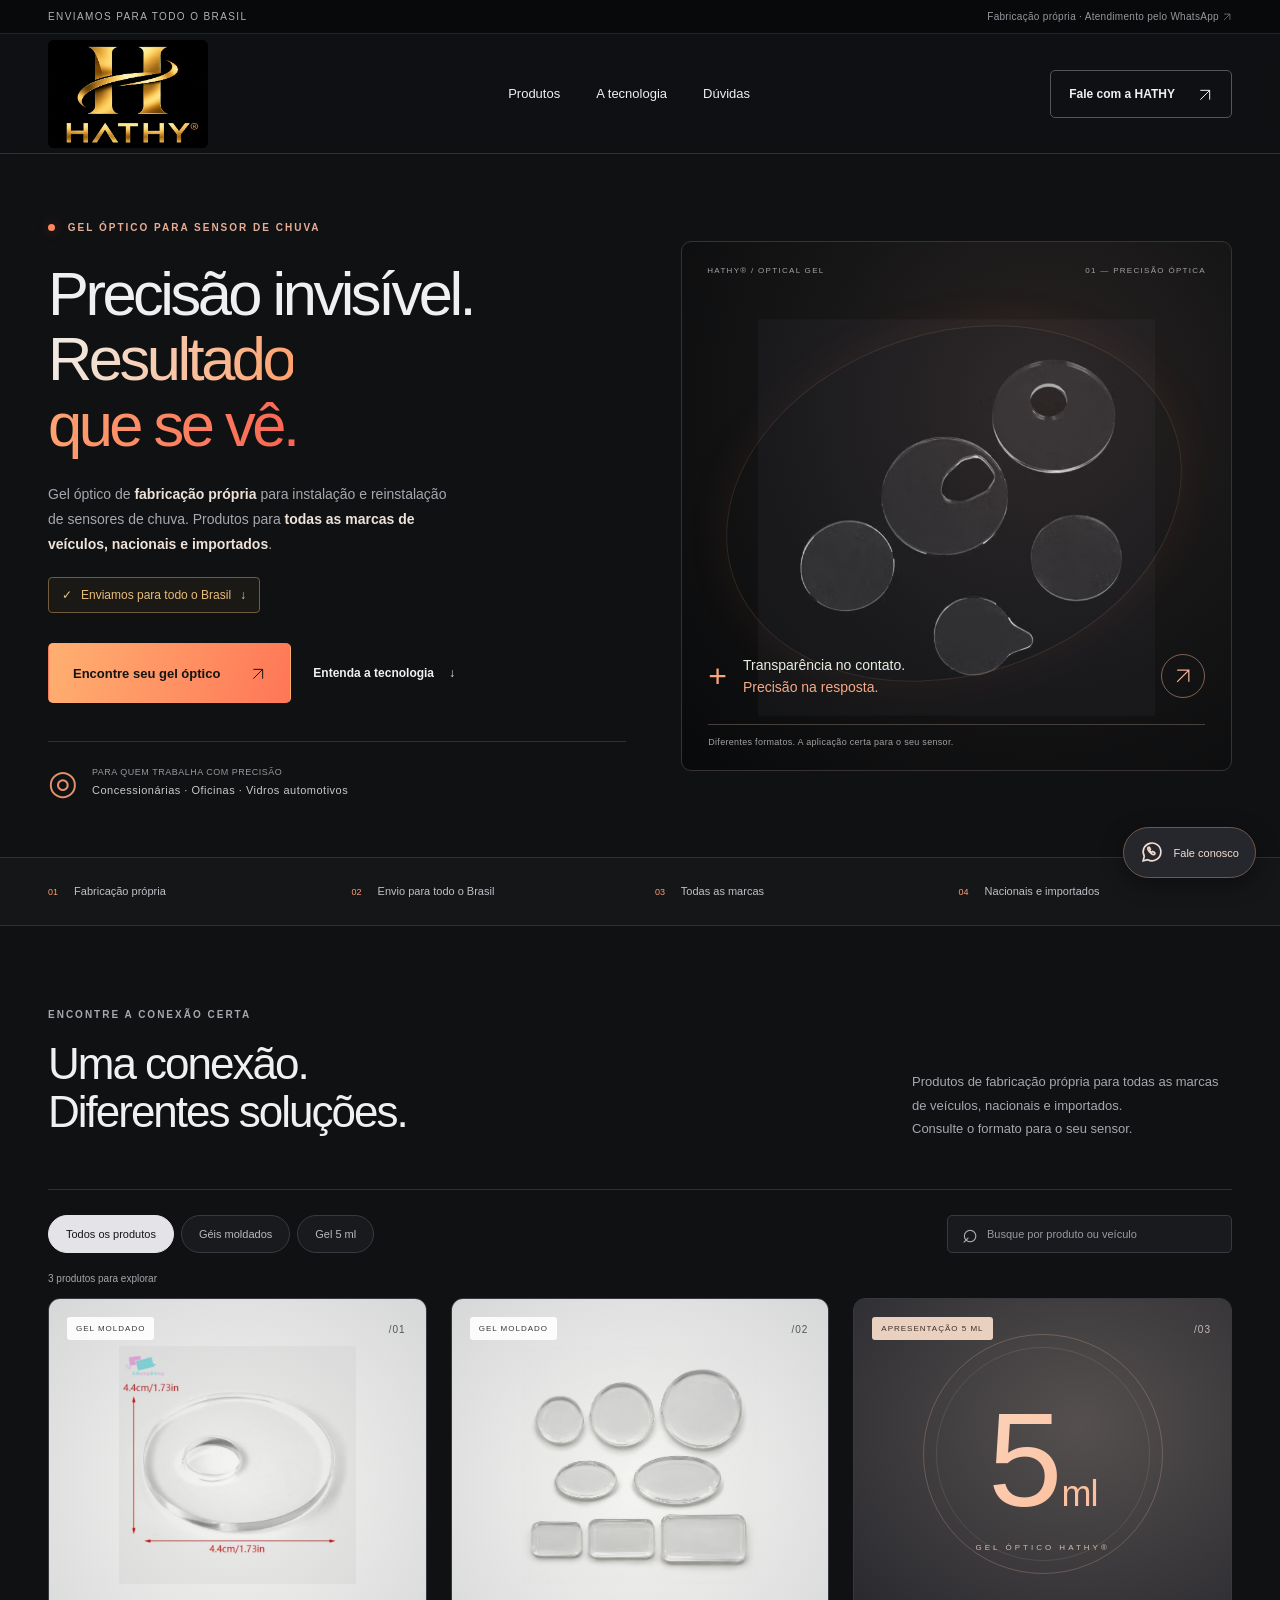
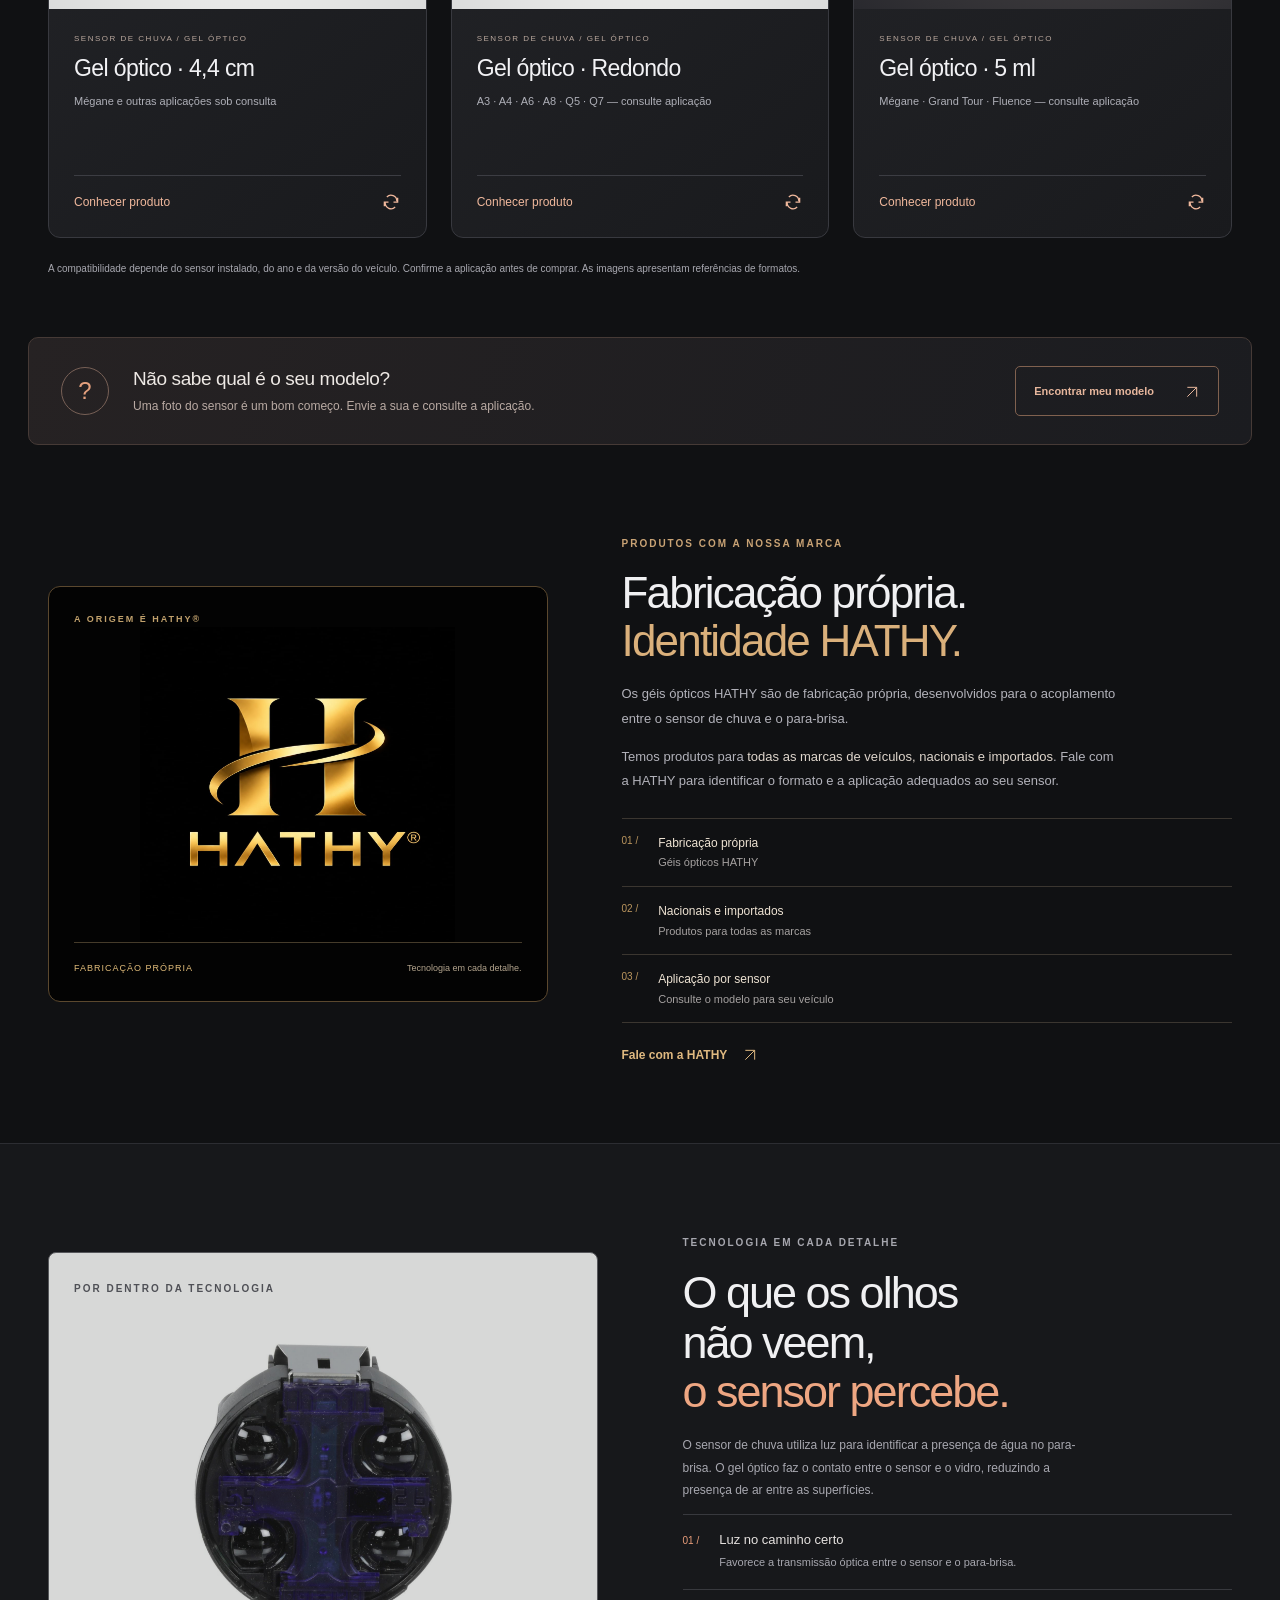
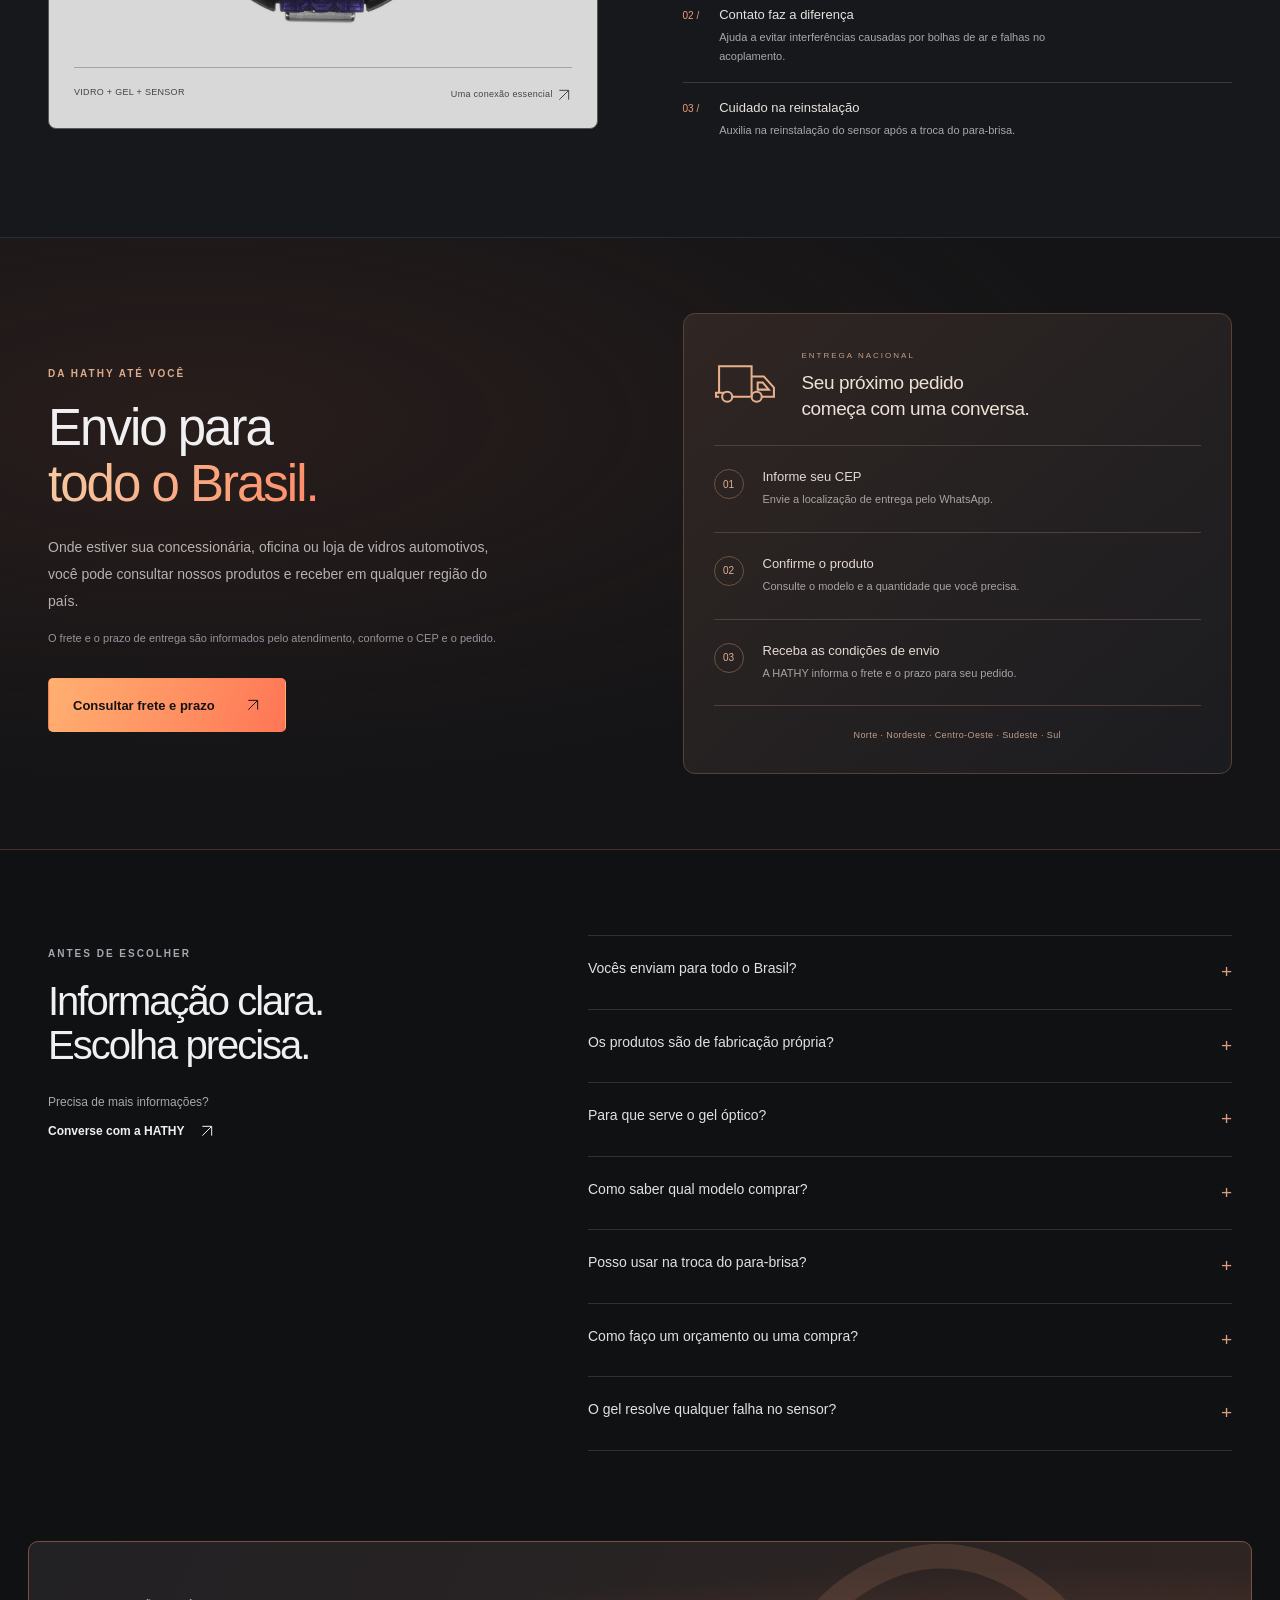
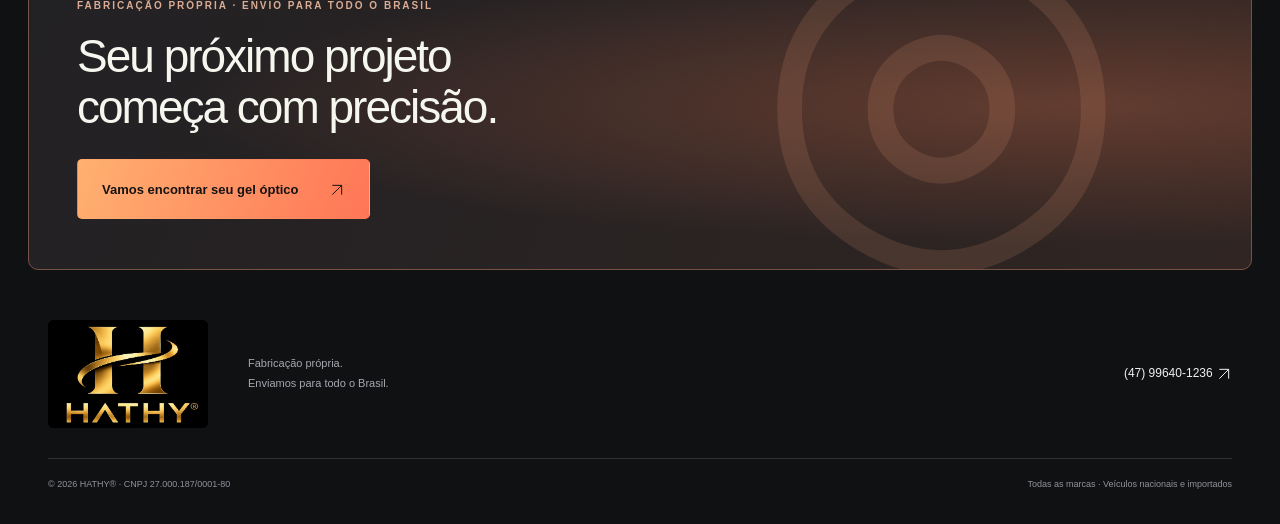
<file: index.html>
<!doctype html>
<html lang="pt-BR">
<head>
  <meta charset="utf-8">
  <meta name="viewport" content="width=device-width, initial-scale=1">
  <title>HATHY® — Catálogo de produtos automotivos</title>
  <meta name="robots" content="noindex">
  <meta http-equiv="refresh" content="0; url=./public_html/">
  <script>
    const destination = new URL('./public_html/', window.location.href);
    destination.search = window.location.search;
    destination.hash = window.location.hash;
    window.location.replace(destination.href);
  </script>
  <style>
    body { margin:0; min-height:100vh; display:grid; place-items:center; background:#101113; color:#f0f0f2; font:16px Arial,sans-serif; }
    main { padding:32px; text-align:center; }
    h1 { letter-spacing:-2px; font-size:42px; }
    a { color:#ffad81; }
  </style>
</head>
<body><main><h1>HATHY®</h1><p>Abrindo o catálogo de produtos.</p><a href="./public_html/">Acessar catálogo</a></main></body>
</html>
</file>
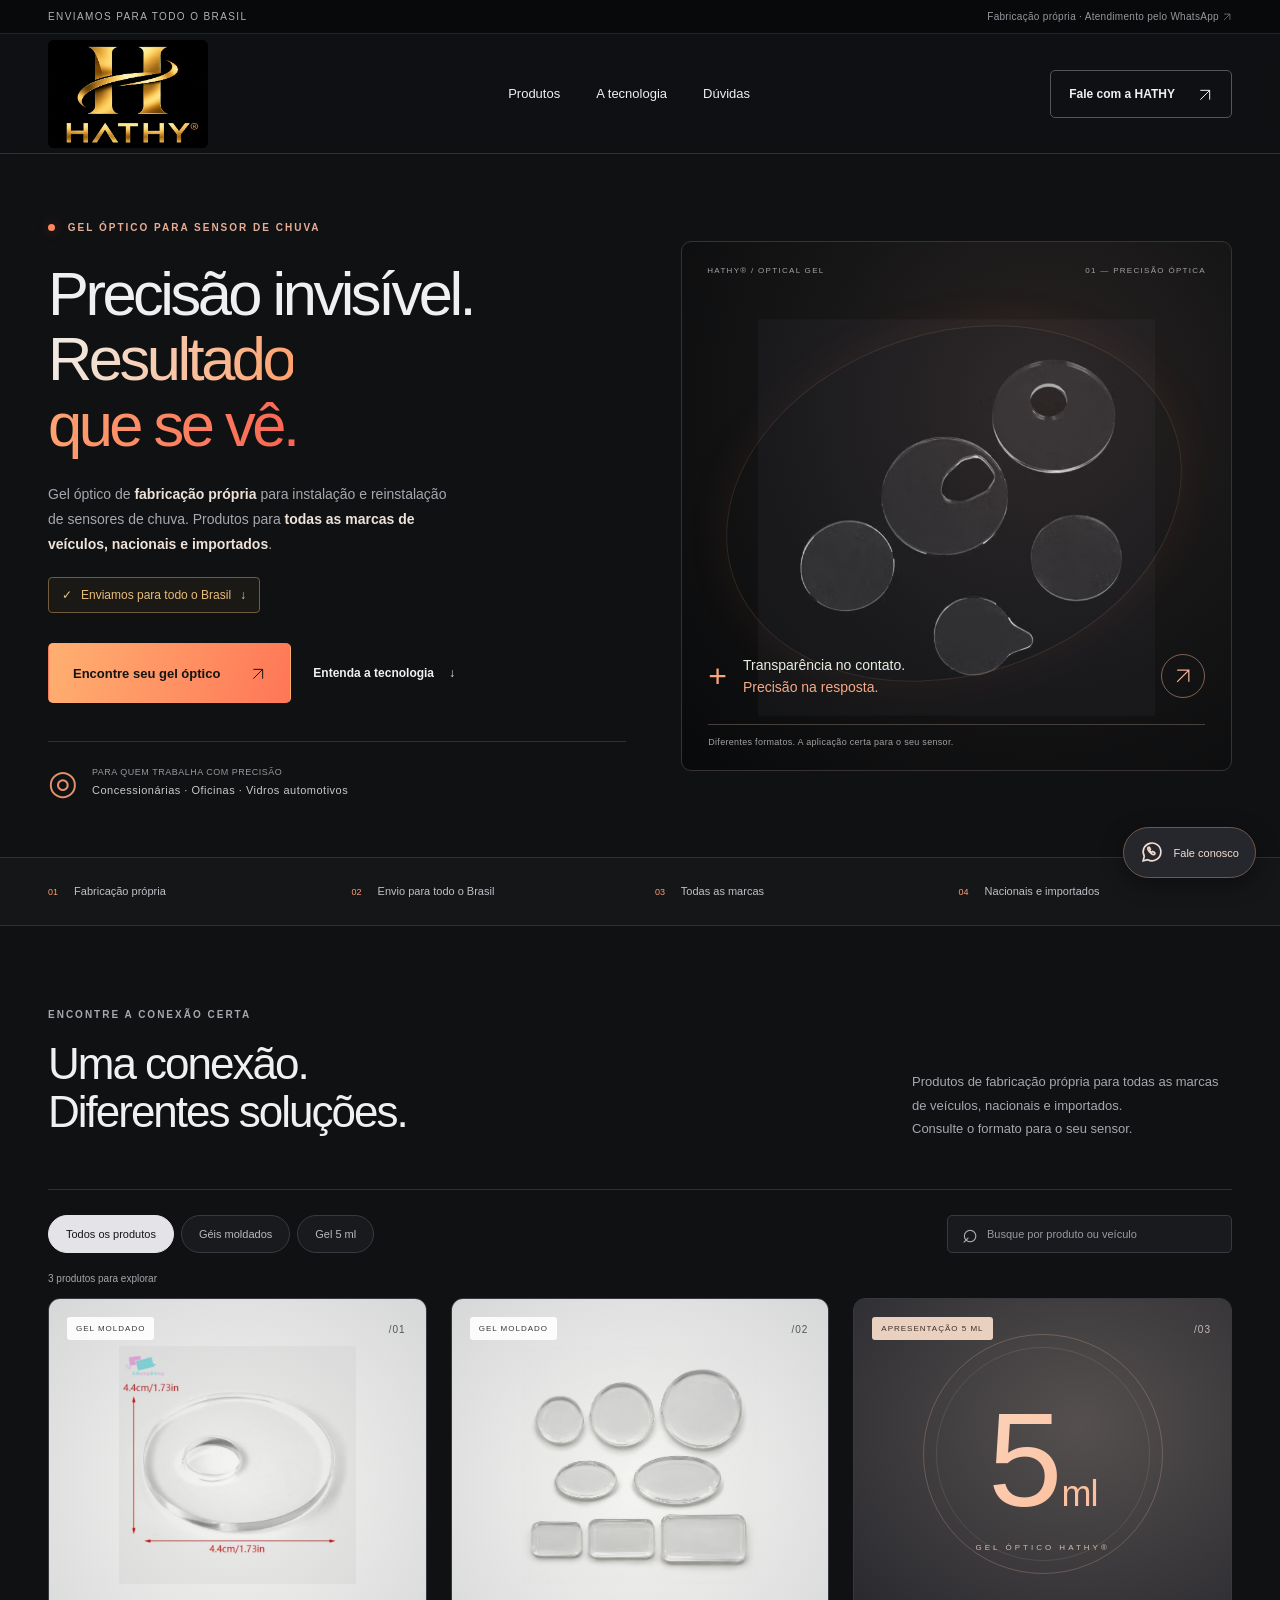
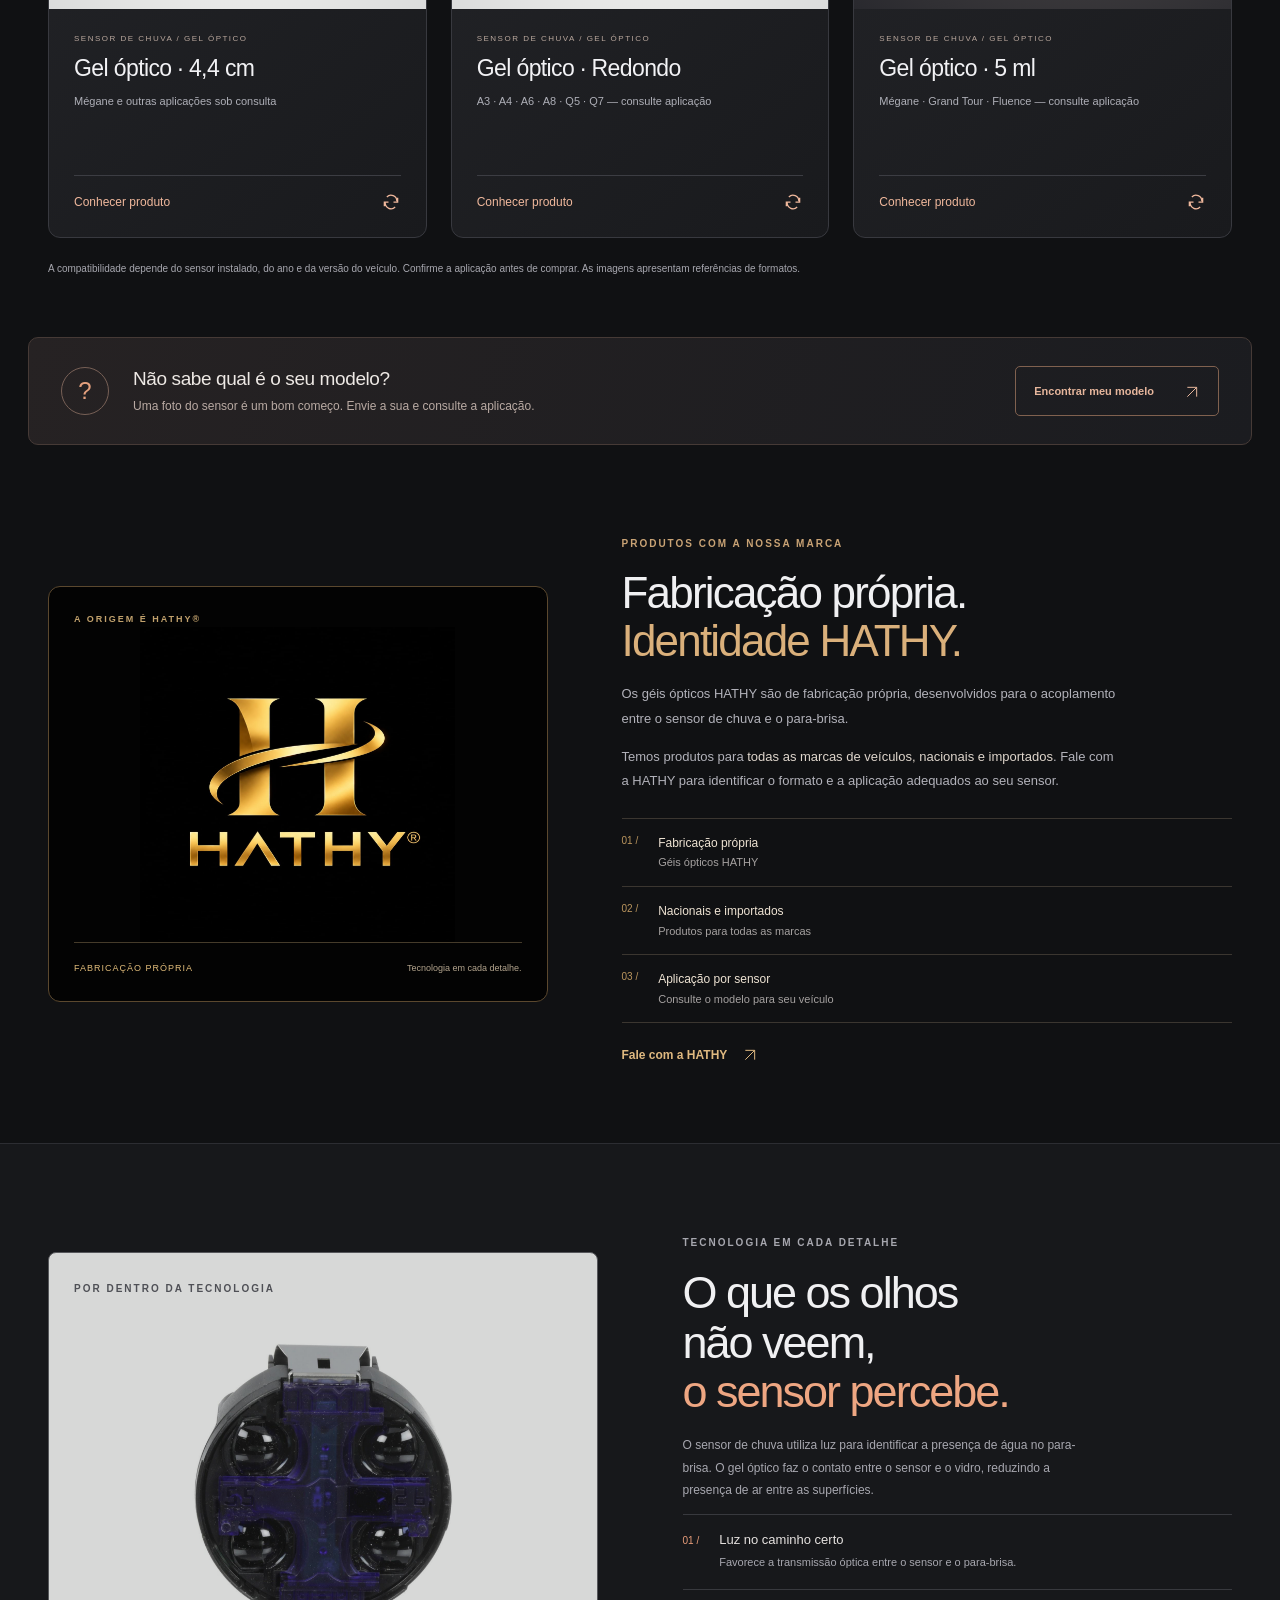
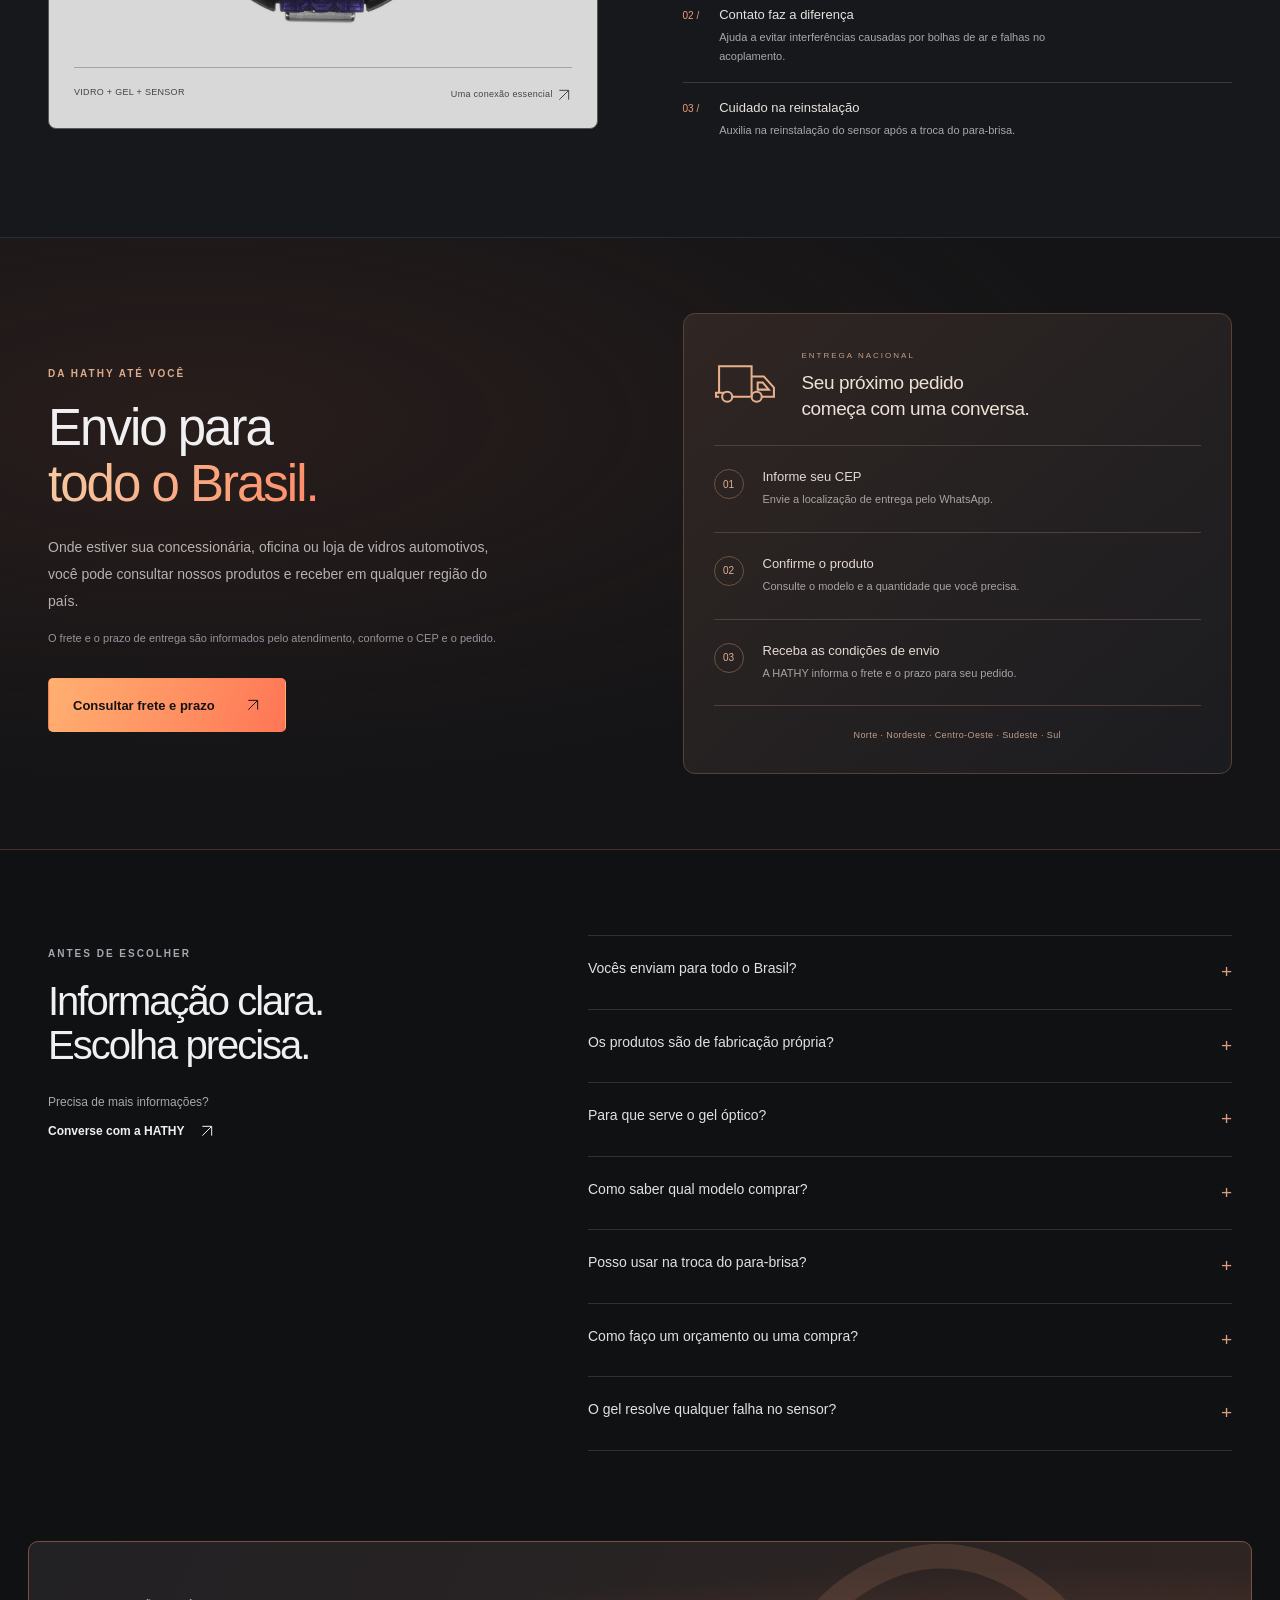
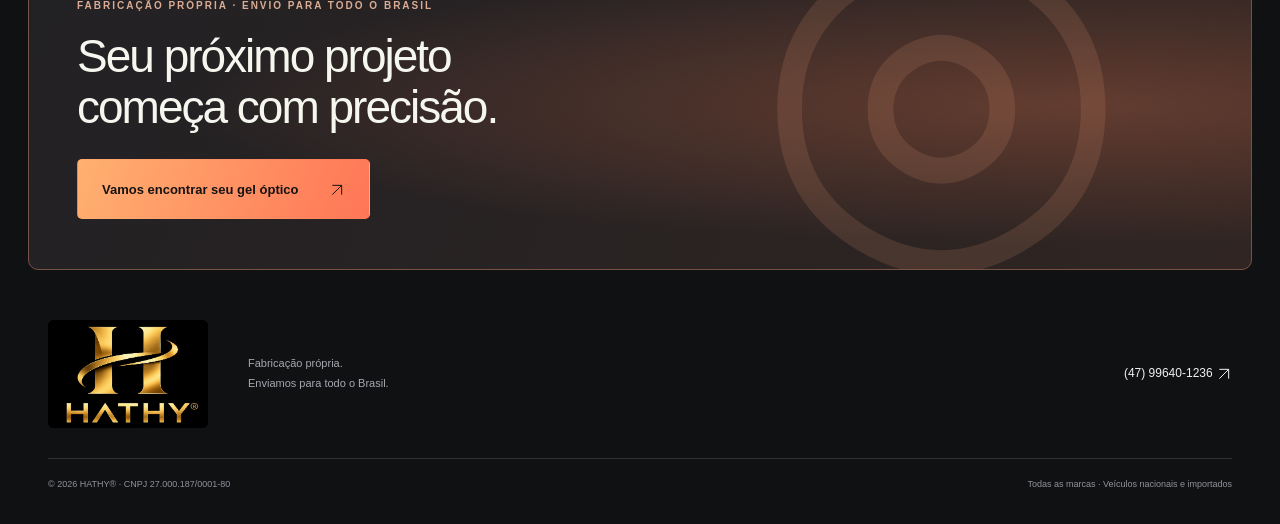
<file: public_html/index.html>
<!doctype html>
<html lang="pt-BR">
<head>
<meta charset="UTF-8"><meta name="viewport" content="width=device-width,initial-scale=1">
<title>HATHY® — Gel óptico para sensor de chuva</title>
<meta name="description" content="Gel óptico HATHY de fabricação própria. Produtos para todas as marcas de veículos, nacionais e importados. Enviamos para todo o Brasil. Consulte o modelo para seu sensor.">
<meta name="theme-color" content="#111214"><meta property="og:title" content="HATHY® — Tecnologia em cada detalhe"><meta property="og:description" content="Fabricação própria de gel óptico para veículos nacionais e importados. Enviamos para todo o Brasil. Consulte a aplicação pelo WhatsApp."><meta property="og:type" content="website">
<link rel="icon" href="assets/hathy-logo.jpg" type="image/jpeg"><link rel="stylesheet" href="styles.css"><script src="app.js" defer></script>
</head>
<body>
<div class="topbar">ENVIAMOS PARA TODO O BRASIL <span>Fabricação própria · Atendimento pelo WhatsApp <span aria-hidden="true"><svg class="arrow" viewBox="0 0 24 24" fill="none" stroke="currentColor" stroke-width="1.5" aria-hidden="true"><path d="M5 19 19 5M5 5h14v14"/></svg></span></span></div>
<header class="header"><a class="logo" href="#inicio" aria-label="Hathy início"><img class="brand-logo" src="assets/hathy-logo.jpg" alt="HATHY® — logotipo dourado" width="1254" height="1254"></a><nav aria-label="Navegação principal"><a href="#produtos">Produtos</a><a href="#tecnologia">A tecnologia</a><a href="#duvidas">Dúvidas</a></nav><a class="button small header-contact" data-whatsapp href="https://wa.me/5547996401236" target="_blank" rel="noopener noreferrer">Fale com a HATHY <span><svg class="arrow" viewBox="0 0 24 24" fill="none" stroke="currentColor" stroke-width="1.5" aria-hidden="true"><path d="M5 19 19 5M5 5h14v14"/></svg></span></a></header>
<main>
<section id="inicio" class="hero section-wrap">
<div class="hero-copy"><p class="eyebrow"><span class="status-dot"></span> GEL ÓPTICO PARA SENSOR DE CHUVA</p><h1>Precisão invisível.<br><span>Resultado<br>que se vê.</span></h1><p class="lead">Gel óptico de <strong>fabricação própria</strong> para instalação e reinstalação de sensores de chuva. Produtos para <strong>todas as marcas de veículos, nacionais e importados</strong>.</p><a class="shipping-highlight" href="#envio-brasil"><span aria-hidden="true">✓</span> Enviamos para todo o Brasil <span aria-hidden="true">↓</span></a><div class="hero-actions"><a class="button" href="#produtos">Encontre seu gel óptico <span><svg class="arrow" viewBox="0 0 24 24" fill="none" stroke="currentColor" stroke-width="1.5" aria-hidden="true"><path d="M5 19 19 5M5 5h14v14"/></svg></span></a><a class="text-link" href="#tecnologia">Entenda a tecnologia <span>↓</span></a></div><div class="hero-foot"><span class="line-icon">◎</span><p>PARA QUEM TRABALHA COM PRECISÃO<br><strong>Concessionárias · Oficinas · Vidros automotivos</strong></p></div></div>
<div class="hero-visual"><div class="visual-top"><span>HATHY® / OPTICAL GEL</span><span>01 — PRECISÃO ÓPTICA</span></div><img src="assets/hero-gel.jpg" alt="Géis ópticos transparentes em diferentes formatos" width="1280" height="1398" fetchpriority="high"><div class="visual-ring"></div><div class="visual-caption"><span class="cross">+</span><p>Transparência no contato.<br><strong>Precisão na resposta.</strong></p><a href="#produtos" class="circle-link" aria-label="Explorar produtos"><svg class="arrow" viewBox="0 0 24 24" fill="none" stroke="currentColor" stroke-width="1.5" aria-hidden="true"><path d="M5 19 19 5M5 5h14v14"/></svg></a></div><div class="photo-note">Diferentes formatos. A aplicação certa para o seu sensor.</div></div>
</section>
<div class="benefit-strip"><div><a href="#fabricacao-propria"><span>01</span> Fabricação própria</a></div><div><a href="#envio-brasil"><span>02</span> Envio para todo o Brasil</a></div><div><span>03</span> Todas as marcas</div><div><span>04</span> Nacionais e importados</div></div>
<section class="catalog section-wrap" id="produtos"><div class="section-heading"><div><p class="eyebrow">ENCONTRE A CONEXÃO CERTA</p><h2>Uma conexão.<br>Diferentes soluções.</h2></div><p>Produtos de fabricação própria para todas as marcas de veículos, nacionais e importados.<br>Consulte o formato para o seu sensor.</p></div>
<div class="catalog-toolbar"><div class="filters" role="group" aria-label="Filtrar produtos"><button class="filter active" data-filter="all" aria-pressed="true">Todos os produtos</button><button class="filter" data-filter="pad" aria-pressed="false">Géis moldados</button><button class="filter" data-filter="liquid" aria-pressed="false">Gel 5 ml</button></div><label class="search"><span aria-hidden="true">⌕</span><input id="search" type="search" placeholder="Busque por produto ou veículo" aria-label="Buscar por produto ou veículo"></label></div>
<p class="results-count" id="result-count" aria-live="polite">3 produtos para explorar</p>
<div id="product-grid" class="product-grid"><article class="product-card" data-id="gel44"><div class="flip-inner"><div class="card-front"><button class="product-picture " data-flip="gel44" aria-label="Girar card: Gel óptico · 4,4 cm" aria-expanded="false" aria-controls="back-gel44"><span class="product-label">GEL MOLDADO</span><span class="product-number">/01</span><img src="assets/gel-44.jpg" alt="Gel óptico circular com abertura; dimensão indicada de 4,4 cm." width="1254" height="1254" loading="lazy"></button><div class="product-info"><p class="product-category">SENSOR DE CHUVA / GEL ÓPTICO</p><h3>Gel óptico · 4,4 cm</h3><p class="application">Mégane e outras aplicações sob consulta</p><button class="flip-trigger" data-flip="gel44" aria-label="Conhecer Gel óptico · 4,4 cm" aria-expanded="false" aria-controls="back-gel44">Conhecer produto <svg class="arrow" viewBox="0 0 24 24" fill="none" stroke="currentColor" stroke-width="1.5" aria-hidden="true"><path d="M20 7v5h-5M4 17v-5h5M19 11a7 7 0 0 0-12-5M5 13a7 7 0 0 0 12 5"/></svg></button></div></div><div class="card-back" id="back-gel44" aria-hidden="true" inert><div class="back-top"><span>GEL MOLDADO</span><button class="flip-return" data-unflip="gel44" aria-label="Voltar à foto de Gel óptico · 4,4 cm"><svg class="arrow" viewBox="0 0 24 24" fill="none" stroke="currentColor" stroke-width="1.5" aria-hidden="true"><path d="M20 7v5h-5M4 17v-5h5M19 11a7 7 0 0 0-12-5M5 13a7 7 0 0 0 12 5"/></svg> Voltar</button></div><p class="eyebrow">TECNOLOGIA HATHY®</p><h3>Gel óptico · 4,4 cm</h3><p class="back-description">Acoplamento óptico entre o sensor de chuva e o para-brisa, para instalação e reinstalação.</p><ul><li>Formato circular com abertura</li><li>Medida de referência: 4,4 cm</li><li>Preço e disponibilidade sob consulta</li></ul><p class="back-application">Mégane e outras aplicações sob consulta. Confirme ano, versão e sensor antes da compra.</p><div class="back-actions"><button data-details="gel44" class="details-link">Ver detalhes e fotos <svg class="arrow" viewBox="0 0 24 24" fill="none" stroke="currentColor" stroke-width="1.5" aria-hidden="true"><path d="M5 19 19 5M5 5h14v14"/></svg></button><a class="button product-cta" data-product-wa="gel44" href="https://wa.me/5547996401236" target="_blank" rel="noopener noreferrer">Solicitar orçamento <svg class="arrow" viewBox="0 0 24 24" fill="none" stroke="currentColor" stroke-width="1.5" aria-hidden="true"><path d="M5 19 19 5M5 5h14v14"/></svg></a></div></div></div></article><article class="product-card" data-id="redondo"><div class="flip-inner"><div class="card-front"><button class="product-picture " data-flip="redondo" aria-label="Girar card: Gel óptico · Redondo" aria-expanded="false" aria-controls="back-redondo"><span class="product-label">GEL MOLDADO</span><span class="product-number">/02</span><img src="assets/formatos.jpg" alt="Referência de formatos de gel óptico. Confirme o modelo redondo do seu sensor." width="1254" height="1254" loading="lazy"></button><div class="product-info"><p class="product-category">SENSOR DE CHUVA / GEL ÓPTICO</p><h3>Gel óptico · Redondo</h3><p class="application">A3 · A4 · A6 · A8 · Q5 · Q7 — consulte aplicação</p><button class="flip-trigger" data-flip="redondo" aria-label="Conhecer Gel óptico · Redondo" aria-expanded="false" aria-controls="back-redondo">Conhecer produto <svg class="arrow" viewBox="0 0 24 24" fill="none" stroke="currentColor" stroke-width="1.5" aria-hidden="true"><path d="M20 7v5h-5M4 17v-5h5M19 11a7 7 0 0 0-12-5M5 13a7 7 0 0 0 12 5"/></svg></button></div></div><div class="card-back" id="back-redondo" aria-hidden="true" inert><div class="back-top"><span>GEL MOLDADO</span><button class="flip-return" data-unflip="redondo" aria-label="Voltar à foto de Gel óptico · Redondo"><svg class="arrow" viewBox="0 0 24 24" fill="none" stroke="currentColor" stroke-width="1.5" aria-hidden="true"><path d="M20 7v5h-5M4 17v-5h5M19 11a7 7 0 0 0-12-5M5 13a7 7 0 0 0 12 5"/></svg> Voltar</button></div><p class="eyebrow">TECNOLOGIA HATHY®</p><h3>Gel óptico · Redondo</h3><p class="back-description">Acoplamento óptico entre o sensor de chuva e o para-brisa, para instalação e reinstalação.</p><ul><li>Diferentes medidas de referência</li><li>Formato e sensor a confirmar</li><li>Preço e disponibilidade sob consulta</li></ul><p class="back-application">A3 · A4 · A6 · A8 · Q5 · Q7 — consulte aplicação. Confirme ano, versão e sensor antes da compra.</p><div class="back-actions"><button data-details="redondo" class="details-link">Ver detalhes e fotos <svg class="arrow" viewBox="0 0 24 24" fill="none" stroke="currentColor" stroke-width="1.5" aria-hidden="true"><path d="M5 19 19 5M5 5h14v14"/></svg></button><a class="button product-cta" data-product-wa="redondo" href="https://wa.me/5547996401236" target="_blank" rel="noopener noreferrer">Solicitar orçamento <svg class="arrow" viewBox="0 0 24 24" fill="none" stroke="currentColor" stroke-width="1.5" aria-hidden="true"><path d="M5 19 19 5M5 5h14v14"/></svg></a></div></div></div></article><article class="product-card" data-id="gel5"><div class="flip-inner"><div class="card-front"><button class="product-picture volume-art" data-flip="gel5" aria-label="Girar card: Gel óptico · 5 ml" aria-expanded="false" aria-controls="back-gel5"><span class="product-label">APRESENTAÇÃO 5 ML</span><span class="product-number">/03</span><div class="volume-orbit"></div><div class="volume-type">5<span>ml</span></div><span class="volume-caption">GEL ÓPTICO HATHY®</span></button><div class="product-info"><p class="product-category">SENSOR DE CHUVA / GEL ÓPTICO</p><h3>Gel óptico · 5 ml</h3><p class="application">Mégane · Grand Tour · Fluence — consulte aplicação</p><button class="flip-trigger" data-flip="gel5" aria-label="Conhecer Gel óptico · 5 ml" aria-expanded="false" aria-controls="back-gel5">Conhecer produto <svg class="arrow" viewBox="0 0 24 24" fill="none" stroke="currentColor" stroke-width="1.5" aria-hidden="true"><path d="M20 7v5h-5M4 17v-5h5M19 11a7 7 0 0 0-12-5M5 13a7 7 0 0 0 12 5"/></svg></button></div></div><div class="card-back" id="back-gel5" aria-hidden="true" inert><div class="back-top"><span>APRESENTAÇÃO 5 ML</span><button class="flip-return" data-unflip="gel5" aria-label="Voltar à foto de Gel óptico · 5 ml"><svg class="arrow" viewBox="0 0 24 24" fill="none" stroke="currentColor" stroke-width="1.5" aria-hidden="true"><path d="M20 7v5h-5M4 17v-5h5M19 11a7 7 0 0 0-12-5M5 13a7 7 0 0 0 12 5"/></svg> Voltar</button></div><p class="eyebrow">TECNOLOGIA HATHY®</p><h3>Gel óptico · 5 ml</h3><p class="back-description">Acoplamento óptico entre o sensor de chuva e o para-brisa, para instalação e reinstalação.</p><ul><li>Apresentação de 5 ml</li><li>Orientações de uso sob consulta</li><li>Preço e disponibilidade sob consulta</li></ul><p class="back-application">Mégane · Grand Tour · Fluence — consulte aplicação. Confirme ano, versão e sensor antes da compra.</p><div class="back-actions"><button data-details="gel5" class="details-link">Ver detalhes  <svg class="arrow" viewBox="0 0 24 24" fill="none" stroke="currentColor" stroke-width="1.5" aria-hidden="true"><path d="M5 19 19 5M5 5h14v14"/></svg></button><a class="button product-cta" data-product-wa="gel5" href="https://wa.me/5547996401236" target="_blank" rel="noopener noreferrer">Solicitar orçamento <svg class="arrow" viewBox="0 0 24 24" fill="none" stroke="currentColor" stroke-width="1.5" aria-hidden="true"><path d="M5 19 19 5M5 5h14v14"/></svg></a></div></div></div></article></div><div id="empty-state" class="empty-state" hidden><h3>Não encontrou seu modelo?</h3><p>Tente outra busca ou envie uma foto do sensor para a HATHY.</p><button id="clear-search" class="button secondary">Limpar busca</button><a data-whatsapp class="text-link" href="https://wa.me/5547996401236" target="_blank" rel="noopener noreferrer">Consultar pelo WhatsApp <svg class="arrow" viewBox="0 0 24 24" fill="none" stroke="currentColor" stroke-width="1.5" aria-hidden="true"><path d="M5 19 19 5M5 5h14v14"/></svg></a></div><p class="catalog-note">A compatibilidade depende do sensor instalado, do ano e da versão do veículo. Confirme a aplicação antes de comprar. As imagens apresentam referências de formatos.</p>
</section>
<section class="help-banner section-wrap"><div class="help-symbol" aria-hidden="true">?</div><div><h3>Não sabe qual é o seu modelo?</h3><p>Uma foto do sensor é um bom começo. Envie a sua e consulte a aplicação.</p></div><a class="button" data-help href="https://wa.me/5547996401236" target="_blank" rel="noopener noreferrer">Encontrar meu modelo <span><svg class="arrow" viewBox="0 0 24 24" fill="none" stroke="currentColor" stroke-width="1.5" aria-hidden="true"><path d="M5 19 19 5M5 5h14v14"/></svg></span></a></section>

<section class="manufacturing section-wrap" id="fabricacao-propria" aria-labelledby="manufacturing-title">
  <div class="manufacturing-identity">
    <p class="eyebrow">A ORIGEM É HATHY®</p>
    <img src="assets/hathy-logo.jpg" alt="Marca HATHY, fabricante de gel óptico para sensores de chuva" width="1254" height="1254" loading="lazy">
    <div class="manufacturing-signature"><span>FABRICAÇÃO PRÓPRIA</span><span>Tecnologia em cada detalhe.</span></div>
  </div>
  <div class="manufacturing-copy">
    <p class="eyebrow">PRODUTOS COM A NOSSA MARCA</p>
    <h2 id="manufacturing-title">Fabricação própria.<br><span>Identidade HATHY.</span></h2>
    <p>Os géis ópticos HATHY são de fabricação própria, desenvolvidos para o acoplamento entre o sensor de chuva e o para-brisa.</p>
    <p>Temos produtos para <strong>todas as marcas de veículos, nacionais e importados</strong>. Fale com a HATHY para identificar o formato e a aplicação adequados ao seu sensor.</p>
    <div class="manufacturing-facts"><div><span>01 /</span><p>Fabricação própria<strong>Géis ópticos HATHY</strong></p></div><div><span>02 /</span><p>Nacionais e importados<strong>Produtos para todas as marcas</strong></p></div><div><span>03 /</span><p>Aplicação por sensor<strong>Consulte o modelo para seu veículo</strong></p></div></div>
    <a class="text-link manufacturer-contact" href="https://wa.me/5547996401236?text=Ol%C3%A1%21%20Conheci%20os%20produtos%20de%20fabrica%C3%A7%C3%A3o%20pr%C3%B3pria%20da%20HATHY%20e%20gostaria%20de%20consultar%20o%20gel%20%C3%B3ptico%20adequado%20para%20o%20meu%20sensor.%20Meu%20ve%C3%ADculo%20%C3%A9%3A%20" target="_blank" rel="noopener noreferrer">Fale com a HATHY <svg class="arrow" viewBox="0 0 24 24" fill="none" stroke="currentColor" stroke-width="1.5" aria-hidden="true"><path d="M5 19 19 5M5 5h14v14"/></svg></a>
  </div>
</section>
<section class="technology" id="tecnologia"><div class="section-wrap tech-layout"><div class="tech-image"><span class="eyebrow">POR DENTRO DA TECNOLOGIA</span><img src="assets/sensor.jpg" alt="Vista de um sensor de chuva automotivo" width="1200" height="1200" loading="lazy"><div class="tech-image-foot"><span>VIDRO + GEL + SENSOR</span><span>Uma conexão essencial <svg class="arrow" viewBox="0 0 24 24" fill="none" stroke="currentColor" stroke-width="1.5" aria-hidden="true"><path d="M5 19 19 5M5 5h14v14"/></svg></span></div></div><div class="tech-copy"><p class="eyebrow">TECNOLOGIA EM CADA DETALHE</p><h2>O que os olhos<br>não veem,<br><em>o sensor percebe.</em></h2><p>O sensor de chuva utiliza luz para identificar a presença de água no para-brisa. O gel óptico faz o contato entre o sensor e o vidro, reduzindo a presença de ar entre as superfícies.</p><div class="tech-item"><span>01 /</span><div><h3>Luz no caminho certo</h3><p>Favorece a transmissão óptica entre o sensor e o para-brisa.</p></div></div><div class="tech-item"><span>02 /</span><div><h3>Contato faz a diferença</h3><p>Ajuda a evitar interferências causadas por bolhas de ar e falhas no acoplamento.</p></div></div><div class="tech-item"><span>03 /</span><div><h3>Cuidado na reinstalação</h3><p>Auxilia na reinstalação do sensor após a troca do para-brisa.</p></div></div></div></div></section>

<section class="shipping-section" id="envio-brasil" aria-labelledby="shipping-title">
  <div class="section-wrap shipping-layout">
    <div class="shipping-copy">
      <p class="eyebrow">DA HATHY ATÉ VOCÊ</p>
      <h2 id="shipping-title">Envio para<br><span>todo o Brasil.</span></h2>
      <p>Onde estiver sua concessionária, oficina ou loja de vidros automotivos, você pode consultar nossos produtos e receber em qualquer região do país.</p>
      <p class="shipping-terms">O frete e o prazo de entrega são informados pelo atendimento, conforme o CEP e o pedido.</p>
      <a class="button" href="https://wa.me/5547996401236?text=Ol%C3%A1%21%20Vi%20no%20site%20da%20HATHY%20que%20voc%C3%AAs%20enviam%20para%20todo%20o%20Brasil.%20Gostaria%20de%20consultar%20o%20frete%20e%20o%20prazo%20de%20entrega.%20Meu%20CEP%20%C3%A9%3A%20" target="_blank" rel="noopener noreferrer">Consultar frete e prazo <svg class="arrow" viewBox="0 0 24 24" fill="none" stroke="currentColor" stroke-width="1.5" aria-hidden="true"><path d="M5 19 19 5M5 5h14v14"/></svg></a>
    </div>
    <div class="shipping-panel">
      <div class="shipping-panel-heading"><svg class="shipping-truck" viewBox="0 0 64 48" fill="none" stroke="currentColor" stroke-width="2" aria-hidden="true"><path d="M5 34V8h32v26M37 18h12l10 11v9H47M17 38h19M5 38H2v-4h8M37 18v20M43 24h5l6 7H43z"/><circle cx="13" cy="38" r="5"/><circle cx="42" cy="38" r="5"/></svg><div><span>ENTREGA NACIONAL</span><p>Seu próximo pedido<br>começa com uma conversa.</p></div></div>
      <ol class="shipping-steps"><li><span>01</span><div><h3>Informe seu CEP</h3><p>Envie a localização de entrega pelo WhatsApp.</p></div></li><li><span>02</span><div><h3>Confirme o produto</h3><p>Consulte o modelo e a quantidade que você precisa.</p></div></li><li><span>03</span><div><h3>Receba as condições de envio</h3><p>A HATHY informa o frete e o prazo para seu pedido.</p></div></li></ol>
      <p class="shipping-regions">Norte · Nordeste · Centro-Oeste · Sudeste · Sul</p>
    </div>
  </div>
</section>
<section class="faq section-wrap" id="duvidas"><div><p class="eyebrow">ANTES DE ESCOLHER</p><h2>Informação clara.<br>Escolha precisa.</h2><p>Precisa de mais informações?</p><a class="text-link" data-whatsapp href="https://wa.me/5547996401236" target="_blank" rel="noopener noreferrer">Converse com a HATHY <svg class="arrow" viewBox="0 0 24 24" fill="none" stroke="currentColor" stroke-width="1.5" aria-hidden="true"><path d="M5 19 19 5M5 5h14v14"/></svg></a></div><div class="faq-list"><details><summary>Vocês enviam para todo o Brasil?<span>+</span></summary><p>Sim. Enviamos para todo o Brasil. Informe seu CEP pelo WhatsApp para consultar o frete e o prazo de entrega.</p></details><details><summary>Os produtos são de fabricação própria?<span>+</span></summary><p>Sim. Os géis ópticos HATHY são de fabricação própria, com produtos para todas as marcas de veículos, nacionais e importados. Consulte o modelo adequado ao sensor instalado no seu veículo.</p></details><details><summary>Para que serve o gel óptico?<span>+</span></summary><p>Ele proporciona o acoplamento óptico entre o sensor de chuva e o para-brisa, reduzindo o ar entre as superfícies e favorecendo a transmissão da luz utilizada pelo sensor.</p></details><details><summary>Como saber qual modelo comprar?<span>+</span></summary><p>Informe marca, modelo, ano e versão do veículo e, se possível, envie uma foto do sensor. A identificação do veículo sozinha pode não ser suficiente: confirme o formato, as medidas e a aplicação com a HATHY antes da compra.</p></details><details><summary>Posso usar na troca do para-brisa?<span>+</span></summary><p>O gel óptico é utilizado na instalação e reinstalação de sensores de chuva. A aplicação deve seguir as orientações do fabricante do sensor e do produto, com avaliação do profissional responsável.</p></details><details><summary>Como faço um orçamento ou uma compra?<span>+</span></summary><p>Escolha um produto e clique em “Solicitar orçamento”. O WhatsApp abrirá com o nome do produto na mensagem. Valores, disponibilidade, pagamento e entrega são combinados diretamente com a HATHY.</p></details><details><summary>O gel resolve qualquer falha no sensor?<span>+</span></summary><p>O gel contribui para o contato óptico adequado, mas não corrige defeitos elétricos, falhas no sensor ou outras causas de mau funcionamento. Um profissional deve avaliar o sistema.</p></details></div></section>
<section class="final-cta section-wrap"><p class="eyebrow">FABRICAÇÃO PRÓPRIA · ENVIO PARA TODO O BRASIL</p><h2>Seu próximo projeto<br>começa com precisão.</h2><a class="button lime" data-whatsapp href="https://wa.me/5547996401236" target="_blank" rel="noopener noreferrer">Vamos encontrar seu gel óptico <span><svg class="arrow" viewBox="0 0 24 24" fill="none" stroke="currentColor" stroke-width="1.5" aria-hidden="true"><path d="M5 19 19 5M5 5h14v14"/></svg></span></a><span class="cta-decoration" aria-hidden="true">◎</span></section>
</main>
<footer class="section-wrap"><div class="footer-top"><a href="#inicio" class="logo" aria-label="HATHY — voltar ao início"><img class="brand-logo" src="assets/hathy-logo.jpg" alt="HATHY® — logotipo dourado" width="1254" height="1254"></a><p>Fabricação própria.<br>Enviamos para todo o Brasil.</p><a href="https://wa.me/5547996401236" data-whatsapp target="_blank" rel="noopener noreferrer">(47) 99640-1236 <svg class="arrow" viewBox="0 0 24 24" fill="none" stroke="currentColor" stroke-width="1.5" aria-hidden="true"><path d="M5 19 19 5M5 5h14v14"/></svg></a></div><div class="footer-bottom"><span>© <span id="year">2026</span> HATHY® · CNPJ 27.000.187/0001-80</span><span>Todas as marcas · Veículos nacionais e importados</span></div></footer>
<a class="floating-wa" data-whatsapp href="https://wa.me/5547996401236" target="_blank" rel="noopener noreferrer" aria-label="Conversar pelo WhatsApp"><svg viewBox="0 0 24 24" fill="none" stroke="currentColor" stroke-width="1.6" aria-hidden="true"><path d="M20 11.5a8.5 8.5 0 0 1-12.6 7.4L3 20l1.1-4.4A8.5 8.5 0 1 1 20 11.5Z"/><path d="M8 7c-2 2 3 7 5 7 1 0 2-1 1-2l-2-1-1 1-2-2 1-1-1-2Z"/></svg><span>Fale conosco</span></a>
<dialog id="product-dialog" aria-labelledby="dialog-title"><button class="dialog-close" aria-label="Fechar detalhes">×</button><div id="dialog-content"></div></dialog>
</body></html>
</file>
<file: public_html/styles.css>
:root{--ink:#183b2c;--dark:#10291f;--lime:#dcf392;--paper:#f7f8f2;--muted:#6d776e;--line:#dfe4d8;--white:#fff}*{box-sizing:border-box}html{scroll-behavior:smooth;scroll-padding-top:100px}body{margin:0;background:var(--paper);color:var(--ink);font-family:Arial,Helvetica,sans-serif;-webkit-font-smoothing:antialiased}button,input,a{-webkit-tap-highlight-color:transparent}button,input{font:inherit}a{color:inherit;text-decoration:none}button{cursor:pointer}button:disabled{cursor:default}img{display:block;max-width:100%}button,a,input,summary{outline-offset:5px}button:focus-visible,a:focus-visible,input:focus-visible,summary:focus-visible{outline:2px solid #519526}::selection{background:var(--lime);color:var(--dark)}.section-wrap{max-width:1320px;margin:auto;padding-left:48px;padding-right:48px}.topbar{padding:11px 48px;background:var(--dark);color:#f3f8e9;font-size:10px;letter-spacing:1.4px;display:flex;justify-content:space-between}.topbar>span{letter-spacing:.3px;color:#d4dfd2}.header{height:94px;display:flex;align-items:center;justify-content:space-between;gap:25px;padding:0 48px;border-bottom:1px solid var(--line);position:sticky;top:0;z-index:10;background:rgba(247,248,242,.96);backdrop-filter:blur(14px)}.logo{font-size:36px;font-weight:900;letter-spacing:-2.5px;display:inline-flex;align-items:baseline;position:relative}.logo sup{font-size:11px;letter-spacing:0;align-self:flex-start;padding-top:5px;margin-left:3px}.logo-dot{width:7px;height:7px;background:#94b949;display:block;margin-left:4px}.header nav{display:flex;gap:36px;font-size:13px}.header nav a{padding:15px 0;border-bottom:1px solid transparent}.header nav a:hover{border-color:var(--ink)}.button{background:var(--ink);color:white;display:inline-flex;align-items:center;justify-content:center;gap:30px;border:1px solid var(--ink);padding:18px 24px;border-radius:5px;font-size:13px;font-weight:600;transition:background .2s,transform .2s}.button:hover{background:#2b5134;transform:translateY(-2px)}.button span{font-size:19px}.button.small{padding:12px 18px;font-size:12px;gap:22px}.eyebrow{font-size:10px;font-weight:700;letter-spacing:2px;line-height:1.7}.status-dot{display:inline-block;width:7px;height:7px;background:#75a443;border-radius:50%;margin-right:8px}.hero{display:grid;grid-template-columns:1.05fr 1fr;gap:45px;padding-top:42px;padding-bottom:45px;align-items:center}.hero h1{font-size:clamp(42px,4.6vw,64px);letter-spacing:-3.5px;font-weight:500;line-height:1.06;margin:25px 0}.hero h1>span{color:#71835d}.lead{font-size:15px;line-height:1.8;color:#687368;max-width:380px}.hero-actions{display:flex;gap:22px;align-items:center;margin-top:30px}.text-link{font-size:12px;font-weight:600;display:inline-flex;align-items:center;gap:15px}.text-link:hover{text-decoration:underline}.hero-foot{border-top:1px solid var(--line);margin-top:38px;display:flex;align-items:center;gap:14px;padding-top:20px;color:#687368}.hero-foot p{font-size:11px;line-height:1.7;margin:0}.hero-foot strong{font-weight:400;color:var(--ink)}.line-icon{font-size:34px;font-weight:normal;color:#8a9b73}.hero-visual{height:548px;position:relative;background:#080a09;color:#e8eee2;border-radius:10px;overflow:hidden}.hero-visual>img{position:absolute;inset:10% 3% 0;width:94%;height:82%;object-fit:contain;opacity:.95;transition:transform .8s}.hero-visual:hover>img{transform:rotate(-4deg) scale(1.04)}.visual-top{position:absolute;left:25px;right:25px;top:24px;z-index:2;display:flex;justify-content:space-between;font-size:8px;letter-spacing:1.3px;color:#9ca69a}.visual-ring{position:absolute;width:85%;height:80%;border:1px solid #667d4c33;border-radius:50%;top:8%;left:7%;pointer-events:none}.visual-caption{position:absolute;bottom:57px;left:26px;right:26px;display:flex;align-items:center;gap:16px}.visual-caption p{font-size:14px;line-height:1.6;font-weight:400}.visual-caption strong{font-weight:400;color:var(--lime)}.cross{color:var(--lime);font-size:32px}.circle-link{width:44px;height:44px;border:1px solid #70805e;display:grid;place-items:center;border-radius:50%;margin-left:auto;color:var(--lime);font-size:25px}.photo-note{position:absolute;bottom:23px;left:26px;right:26px;border-top:1px solid #52604766;padding-top:12px;font-size:9px;color:#9fa99a;letter-spacing:.3px}.benefit-strip{border-top:1px solid var(--line);border-bottom:1px solid var(--line);display:grid;grid-template-columns:repeat(4,1fr);padding:25px max(48px,calc((100vw - 1224px)/2));gap:30px}.benefit-strip div{font-size:11px;white-space:nowrap}.benefit-strip span{font-size:9px;color:#8b9a7f;margin-right:13px}.catalog{padding-top:80px;padding-bottom:60px}.section-heading{display:flex;align-items:flex-end;justify-content:space-between;margin-bottom:35px}.section-heading h2,h2{font-size:45px;letter-spacing:-2px;line-height:1.1;font-weight:500;margin:17px 0}.section-heading>p{font-size:13px;line-height:1.8;color:var(--muted);max-width:320px}.catalog-toolbar{display:flex;justify-content:space-between;gap:24px;align-items:center;border-top:1px solid var(--line);padding-top:25px}.filters{display:flex;gap:7px;flex-wrap:wrap}.filter{font-size:11px;padding:12px 17px;border:1px solid var(--line);background:transparent;border-radius:30px;color:var(--ink)}.filter:hover{border-color:var(--ink)}.filter.active{background:var(--ink);color:white;border-color:var(--ink)}.search{display:flex;align-items:center;gap:9px;background:white;border:1px solid var(--line);padding:0 14px;border-radius:5px;min-width:285px}.search>span{font-size:27px}.search input{width:100%;padding:12px 0;border:0;background:transparent;font-size:11px;color:var(--ink);min-width:0}.search input:focus{outline:none}.search:focus-within{outline:2px solid #6b8954}.results-count{font-size:10px;color:var(--muted);margin:20px 0 14px}.product-grid{display:grid;grid-template-columns:repeat(3,1fr);gap:24px}.product-card{border:1px solid var(--line);background:white;border-radius:8px;overflow:hidden;transition:box-shadow .25s,transform .25s}.product-card:hover{box-shadow:0 12px 32px #142e2510;transform:translateY(-4px)}.product-picture{position:relative;width:100%;height:290px;background:#f0f2ec;border:0;display:block;overflow:hidden}.product-picture>img{width:100%;height:100%;object-fit:contain;padding:35px 35px 20px;mix-blend-mode:multiply;transition:transform .5s}.product-picture:hover>img{transform:scale(1.07)}.product-label{position:absolute;top:18px;left:18px;font-size:8px;letter-spacing:1px;z-index:2;color:var(--ink);background:#ffffffd9;padding:7px 9px;border-radius:3px}.expand-icon{position:absolute;bottom:16px;right:16px;background:white;border:1px solid var(--line);width:29px;height:29px;border-radius:50%;display:grid;place-items:center;color:var(--ink)}.product-info{padding:24px}.product-category{font-size:8px;letter-spacing:1.5px;color:#7c876d;margin:0 0 12px}.product-info h3{font-size:21px;letter-spacing:-.7px;font-weight:500;margin:0 0 10px}.application{font-size:11px;color:var(--muted);min-height:30px;line-height:1.6}.product-bottom{display:flex;align-items:center;justify-content:space-between;padding:17px 0;border-top:1px solid var(--line);margin-top:15px}.product-bottom>span{font-size:10px;color:var(--muted)}.details-link{border:0;background:none;font-size:10px;color:var(--ink);padding:3px 0}.details-link>span{margin-left:8px;font-size:16px}.product-cta{width:100%;justify-content:space-between;padding:12px 16px;font-size:11px;background:transparent;color:var(--ink);border-color:#cdd6c3}.product-cta:hover{background:var(--lime)}.volume-art{background:#e7edda;color:var(--ink)}.volume-type{font-size:134px;letter-spacing:-9px;font-weight:500;position:relative;z-index:1;margin:30px auto 0}.volume-type span{font-size:36px;letter-spacing:-1px;margin-left:8px}.volume-caption{font-size:8px;letter-spacing:3px;position:relative;z-index:1}.volume-orbit{position:absolute;width:230px;height:230px;left:50%;top:50%;transform:translate(-50%,-50%);border:1px solid #91a573;border-radius:50%}.volume-orbit:after{content:'';position:absolute;inset:12px;border:1px solid #a7b99177;border-radius:50%}.catalog-note{font-size:10px;line-height:1.7;color:var(--muted);max-width:800px;margin:22px 0 0}.empty-state{text-align:center;padding:60px 20px;border:1px dashed var(--line)}.empty-state p{font-size:14px}.empty-state .text-link{margin:20px}.secondary{background:transparent;color:var(--ink)}[hidden]{display:none!important}.help-banner{background:#e6edda;margin:0 auto 80px;max-width:1224px;border-radius:8px;padding:28px 32px;display:flex;align-items:center;gap:24px}.help-symbol{width:48px;height:48px;border:1px solid #acb79e;border-radius:50%;display:grid;place-items:center;font-size:24px;flex-shrink:0}.help-banner h3{font-size:19px;letter-spacing:-.4px;margin:0 0 9px;font-weight:500}.help-banner p{font-size:12px;color:#62705c;margin:0}.help-banner .button{margin-left:auto;white-space:nowrap;font-size:11px;padding:13px 18px}.technology{background:#edf0e7;padding:80px 0}.tech-layout{display:grid;grid-template-columns:1fr 1fr;gap:85px;align-items:center}.tech-image{background:#e2e8d9;border:1px solid #d2dcc6;border-radius:8px;padding:25px;position:relative}.tech-image>img{width:100%;height:370px;object-fit:contain;mix-blend-mode:multiply;padding:30px}.tech-image-foot{display:flex;justify-content:space-between;gap:10px;border-top:1px solid #b8c6ac;padding-top:19px;font-size:9px;letter-spacing:.3px}.tech-copy h2{font-size:45px}.tech-copy em{font-style:normal;color:#7a8d5e}.tech-copy>p:not(.eyebrow){font-size:12px;color:var(--muted);line-height:1.9;max-width:410px}.tech-item{display:flex;gap:20px;border-top:1px solid #d2dbca;padding:17px 0}.tech-item>span{font-size:10px;color:#819569;padding-top:3px}.tech-item h3{font-size:13px;font-weight:500;margin:0 0 6px}.tech-item p{font-size:11px;line-height:1.7;color:var(--muted);margin:0;max-width:350px}.faq{padding-top:85px;padding-bottom:90px;display:grid;grid-template-columns:1fr 1.4fr;gap:80px}.faq>div>p:not(.eyebrow){font-size:12px;color:var(--muted);margin-top:28px}.faq-list details{border-bottom:1px solid var(--line);padding:22px 0}.faq-list details:first-child{border-top:1px solid var(--line)}summary{display:flex;justify-content:space-between;gap:25px;cursor:pointer;list-style:none;font-size:14px;line-height:1.5}summary::-webkit-details-marker{display:none}summary span{font-size:19px;font-weight:400}details[open] summary span{transform:rotate(45deg)}details p{font-size:12px;line-height:1.9;color:var(--muted);max-width:500px;padding-right:24px}.final-cta{background:var(--dark);color:#f5f7ef;border-radius:10px;max-width:1224px;padding:45px 48px 50px;position:relative;overflow:hidden}.final-cta .eyebrow{color:var(--lime)}.final-cta h2{font-size:49px;position:relative;z-index:1;margin-bottom:27px}.lime{background:var(--lime);color:var(--ink);border-color:var(--lime);position:relative;z-index:1}.lime:hover{background:#e5ffa2}.cta-decoration{position:absolute;right:10%;top:-85px;font-size:430px;color:#7c9b5a2b;line-height:1}.footer-top{display:flex;align-items:center;justify-content:space-between;padding-top:50px;padding-bottom:30px;gap:20px}.footer-top .logo{font-size:30px}.footer-top p{margin-right:auto;margin-left:20px;font-size:11px;color:var(--muted)}.footer-top>a:last-child{font-size:12px}.footer-bottom{border-top:1px solid var(--line);display:flex;justify-content:space-between;padding:20px 0 35px;gap:15px;font-size:9px;color:var(--muted)}.floating-wa{position:fixed;bottom:22px;right:24px;z-index:12;display:flex;align-items:center;gap:9px;background:var(--ink);color:#fff;border:1px solid #ffffff66;padding:12px 16px;border-radius:50px;box-shadow:0 4px 20px #0002;font-size:11px}.floating-wa svg{height:25px;width:25px}.floating-wa:hover{background:#2b5134}dialog{max-width:850px;width:calc(100% - 32px);border:0;border-radius:12px;padding:36px;color:var(--ink);background:var(--paper);box-shadow:0 20px 80px #0004}dialog::backdrop{background:#0c211ac9;backdrop-filter:blur(4px)}.dialog-close{position:absolute;right:14px;top:12px;font-size:28px;line-height:1;background:none;border:0;color:var(--ink);padding:5px;z-index:2}.dialog-layout{display:grid;grid-template-columns:1fr 1fr;gap:30px;align-items:center}.dialog-media img{width:100%;height:300px;object-fit:contain;mix-blend-mode:multiply}.dialog-layout h2{font-size:31px}.dialog-layout p{font-size:12px;line-height:1.8}.dialog-layout ul{padding-left:18px;font-size:12px;line-height:1.8}.dialog-layout .button{margin-top:18px;width:100%}.thumbs{display:flex;gap:8px;flex-wrap:wrap;margin-top:15px}.thumbs button{width:52px;height:52px;border:1px solid var(--line);border-radius:4px;background:white;padding:4px}.thumbs button.selected{border:2px solid var(--ink)}.thumbs img{width:100%;height:100%;object-fit:contain}.dialog-note{color:var(--muted);font-size:10px!important}.dialog-volume{text-align:center;background:#e7edda;padding:70px 10px;border-radius:8px;font-size:95px;letter-spacing:-5px}.dialog-volume small{font-size:25px;letter-spacing:0}.dialog-volume p{letter-spacing:2px;font-size:10px}.lock-scroll{overflow:hidden}
@media(min-width:1500px){.header{padding-left:calc((100vw - 1224px)/2);padding-right:calc((100vw - 1224px)/2)}}
@media(max-width:1100px){.section-wrap{padding-left:32px;padding-right:32px}.header{padding:0 32px}.hero{gap:25px}.hero h1{font-size:47px}.hero-actions{flex-wrap:wrap;gap:18px}.hero-visual{height:510px}.help-banner,.final-cta{margin-left:32px;margin-right:32px}.help-banner{gap:18px}.help-banner p{line-height:1.7}.tech-layout{gap:45px}.benefit-strip{padding:22px 32px;gap:15px}.benefit-strip div{font-size:10px}.product-picture{height:240px}.product-info{padding:19px}.product-info h3{font-size:19px}.catalog-toolbar{gap:15px}.filter{padding:11px 13px}.search{min-width:260px}.faq{gap:40px}.tech-image>img{height:330px}}
@media(max-width:760px){html{scroll-padding-top:80px}.section-wrap{padding-left:22px;padding-right:22px}.topbar{padding:10px 22px;font-size:8px}.topbar>span{display:none}.header{height:76px;padding:0 22px;gap:15px}.logo{font-size:29px}.header nav{gap:18px;font-size:11px}.header nav a:nth-child(2){display:none}.header-contact{display:none!important}.hero{grid-template-columns:1fr;padding-top:28px;gap:28px;padding-bottom:30px}.hero h1{font-size:52px;letter-spacing:-2.8px;margin:18px 0}.hero-copy .eyebrow{font-size:9px}.lead{font-size:14px;max-width:340px}.hero-actions{gap:18px;margin-top:23px}.hero-actions .button{padding:15px 18px;font-size:12px;gap:22px}.hero-actions .text-link{font-size:11px;gap:8px}.hero-foot{margin-top:25px;padding-top:15px}.hero-visual{height:400px}.hero-visual>img{height:82%;top:3%}.visual-top{font-size:7px;left:20px;right:20px}.visual-caption{bottom:53px;left:20px;right:20px}.photo-note{left:20px;right:20px;font-size:8px}.benefit-strip{grid-template-columns:1fr 1fr;padding:20px 22px;gap:20px 10px}.benefit-strip div{font-size:10px}.benefit-strip span{margin-right:7px}.catalog{padding-top:48px;padding-bottom:30px}.section-heading{display:block;margin-bottom:24px}h2,.section-heading h2{font-size:39px;letter-spacing:-1.7px}.section-heading>p{font-size:12px;margin-top:20px}.catalog-toolbar{align-items:stretch;flex-direction:column;gap:18px;padding-top:20px}.filters{gap:6px}.filter{font-size:10px;padding:11px 13px}.search{min-width:0}.search input{font-size:12px}.product-grid{grid-template-columns:1fr;gap:20px}.product-picture{height:300px}.product-picture>img{padding:35px 45px 20px}.product-info{padding:23px}.product-info h3{font-size:24px}.application{font-size:12px;min-height:0}.product-cta{font-size:12px;padding:13px 16px}.product-bottom{padding:15px 0}.product-bottom>span,.details-link{font-size:11px}.catalog-note{font-size:10px}.help-banner{margin:0 22px 45px;padding:25px;flex-wrap:wrap;gap:17px}.help-symbol{width:35px;height:35px;font-size:20px}.help-banner>div:nth-child(2){flex:1;min-width:190px}.help-banner h3{font-size:19px;line-height:1.3}.help-banner p{font-size:11px}.help-banner .button{width:100%;margin:3px 0 0;justify-content:space-between}.technology{padding:45px 0}.tech-layout{grid-template-columns:1fr;gap:32px}.tech-image{padding:20px}.tech-image>img{height:280px;padding:25px}.tech-copy h2{font-size:41px}.tech-copy>p:not(.eyebrow){font-size:13px}.tech-item h3{font-size:14px}.tech-item p{font-size:12px}.faq{grid-template-columns:1fr;padding-top:45px;padding-bottom:45px;gap:30px}.faq>div>p:not(.eyebrow){margin-top:20px}.faq-list details{padding:20px 0}summary{font-size:13px}.final-cta{margin:0 22px;padding:30px 25px}.final-cta h2{font-size:39px}.final-cta .button{font-size:11px;padding:15px 16px;gap:17px}.cta-decoration{font-size:300px;right:-90px;top:-20px}.footer-top{flex-wrap:wrap;padding-top:35px;gap:15px}.footer-top p{margin:0;font-size:10px}.footer-top>a:last-child{width:100%;font-size:12px}.footer-bottom{flex-direction:column;padding-bottom:100px;font-size:9px;line-height:1.6}.floating-wa{right:16px;bottom:16px;padding:12px}.floating-wa span{display:none}.dialog-layout{grid-template-columns:1fr;gap:20px}dialog{padding:32px 22px;max-height:90vh}.dialog-media img{height:230px}.dialog-layout h2{font-size:29px}.dialog-volume{padding:25px}.dialog-layout .button{font-size:12px}.dialog-layout p{font-size:12px}}
@media(prefers-reduced-motion:reduce){html{scroll-behavior:auto}*,*::before,*::after{transition:none!important;animation:none!important}}

.arrow{width:16px;height:16px;display:inline-block;vertical-align:middle;flex-shrink:0}.circle-link .arrow{width:20px;height:20px}.topbar .arrow{width:10px;height:10px}
/* Direção visual HATHY: grafite, metal e degradê âmbar/coral. */
:root{--ink:#f0f0f2;--dark:#101113;--lime:#ff895e;--paper:#101113;--muted:#a7a7af;--line:#303135;--white:#fff;--accent:#ff875e}body{background:var(--paper);color:var(--ink)}.topbar{background:#08090a;color:#b1b1b8;border-bottom:1px solid #232427}.topbar>span{color:#96979f}.header{background:#101113f2}.logo-dot{background:linear-gradient(135deg,#ffb369,#ff624f)}.button{background:linear-gradient(110deg,#ffb071,#ff7656);border-color:transparent;color:#151313;font-weight:700}.button:hover{background:linear-gradient(110deg,#ffc18f,#ff8c70);box-shadow:0 5px 22px #ff7c4d17}.button.small{background:transparent;border-color:#54545b;color:#f0f0f2}.button.small:hover{border-color:#ff956d;background:#242126}.status-dot{background:var(--accent);box-shadow:0 0 13px #ff7c5d55}.eyebrow{color:#a7a7af}.hero{position:relative;gap:55px;padding-top:55px;padding-bottom:55px}.hero-copy .eyebrow{color:#e6ae97}.hero h1{font-weight:500;font-size:clamp(42px,4.8vw,65px);letter-spacing:-3.5px}.hero h1>span{background:linear-gradient(105deg,#f1e9e1 5%,#ffa471 48%,#fa6553 98%);background-clip:text;-webkit-background-clip:text;color:transparent}.lead{color:#a7a7af;font-size:14px;max-width:400px}.hero-foot{color:#9898a0}.hero-foot strong{color:#c9c9ce;font-size:11px}.hero-foot p{font-size:9px;letter-spacing:.5px}.line-icon{color:#e2916e}.hero-visual{background:radial-gradient(ellipse at 65% 30%,#292322 0,#151516 50%,#08090a 100%);border:1px solid #383234;height:530px}.hero-visual>img{mix-blend-mode:screen;opacity:1}.visual-top{color:#a3a0a4}.visual-ring{border-color:#e5a58025;transform:rotate(-18deg);height:65%;top:17%;box-shadow:0 0 50px #ff7b4310}.visual-caption strong{color:#f6aa85}.cross{color:#f6a580}.circle-link{border-color:#7f6257;color:#f1b294}.photo-note{color:#a4a0a2;border-color:#49403d}.benefit-strip{background:#151618}.benefit-strip span{color:#ff9a75}.benefit-strip div{color:#c0c0c6}.catalog{padding-top:70px}.section-heading h2{font-size:44px}.filter{color:#bbbcc2;background:#191a1d;border-color:#393a40}.filter.active{color:#141416;background:#e4e4e8;border-color:#e4e4e8}.filter:hover{border-color:#a9aab0}.search{background:#191a1d;border-color:#393a40}.search>span{color:#b0b0b8}.search input{color:#f4f4f5}.search input::placeholder{color:#9999a2}.search:focus-within{outline-color:#e99c7a}.product-grid{align-items:stretch}.product-card{height:540px;perspective:1400px;background:transparent;border:0;border-radius:12px;overflow:visible;transform:none!important;box-shadow:none!important}.flip-inner{width:100%;height:100%;position:relative;transform-style:preserve-3d;transition:transform .65s cubic-bezier(.2,.7,.2,1)}.product-card.is-flipped .flip-inner{transform:rotateY(180deg)}.card-front,.card-back{position:absolute;inset:0;backface-visibility:hidden;-webkit-backface-visibility:hidden;border:1px solid #38393f;border-radius:12px;overflow:hidden;background:linear-gradient(140deg,#242529,#191a1d);display:flex;flex-direction:column}.card-front{transition:border-color .25s}.product-card:hover .card-front{border-color:#8c6554}.product-picture{height:310px;flex-shrink:0;background:radial-gradient(ellipse at 50% 60%,#f6f6f4,#d6d7d7);border-radius:0}.product-picture>img{padding:46px 36px 24px;mix-blend-mode:multiply}.product-label{background:#ffffffe0;color:#38383d;font-size:8px}.product-number{position:absolute;top:25px;right:20px;font-size:10px;letter-spacing:1px;color:#55555d}.product-info{padding:25px;display:flex;flex-direction:column;flex:1}.product-category{color:#b9a79d;font-size:8px}.product-info h3{font-size:23px;font-weight:500;color:#f2f2f5;letter-spacing:-.6px}.application{color:#aeafb7;font-size:11px;line-height:1.7;min-height:35px;margin:0 0 18px}.flip-trigger{display:flex;align-items:center;justify-content:space-between;padding:16px 0 0;border:0;border-top:1px solid #3c3d43;background:none;color:#f0b89c;font-size:12px;text-align:left;margin-top:auto}.flip-trigger .arrow{width:20px;height:20px}.volume-art{background:radial-gradient(ellipse at 60% 40%,#55504f,#29292e);color:#f2e2d9}.volume-art .product-label{background:#e9d0bf;color:#3e302b}.volume-art .product-number{color:#c4b8b3}.volume-orbit{border-color:#e5b29944;width:240px;height:240px}.volume-orbit:after{border-color:#e9bf9f22}.volume-type{background:linear-gradient(130deg,#f9e2d3,#ffad81);background-clip:text;-webkit-background-clip:text;color:transparent}.volume-caption{color:#d6bcb0}.card-back{transform:rotateY(180deg);padding:27px;background:radial-gradient(ellipse at top right,#4a3029 0,transparent 55%),#202125}.back-top{display:flex;align-items:center;justify-content:space-between;gap:10px;color:#d0aa95;font-size:8px;letter-spacing:1px;padding-bottom:25px;border-bottom:1px solid #4a3e39}.flip-return{display:flex;align-items:center;gap:7px;background:none;border:0;color:#dfdfe3;font-size:10px;padding:5px 0;letter-spacing:0}.card-back>.eyebrow{font-size:8px;margin-top:24px;color:#ca9c83}.card-back h3{font-size:27px;font-weight:500;letter-spacing:-1px;margin:7px 0 15px;line-height:1.1}.back-description{font-size:12px;line-height:1.8;color:#bdbcc3;margin:0}.card-back ul{padding-left:15px;margin:16px 0;font-size:11px;line-height:1.9;color:#d2c9c4}.back-application{font-size:10px;color:#b8b0ad;line-height:1.7;margin:0}.back-actions{margin-top:auto}.details-link{color:#e2c1ac;font-size:11px;display:flex;gap:10px;align-items:center;padding:13px 0}.product-cta{background:linear-gradient(110deg,#ffb071,#ff7656);color:#161314;border:0;margin-top:4px}.product-cta:hover{background:linear-gradient(110deg,#ffc18f,#ff8c70)}.help-banner{background:linear-gradient(110deg,#262223,#1b1c20);border:1px solid #463a36;border-radius:10px}.help-symbol{border-color:#776056;color:#e5a17e}.help-banner h3{color:#eee9e5}.help-banner p{color:#b9aaa3}.help-banner .button{background:transparent;color:#e6b69c;border:1px solid #80614f}.help-banner .button:hover{background:#392a25}.technology{background:#17181b;border-top:1px solid #2c2d32;border-bottom:1px solid #2c2d32}.tech-image{background:#d7d8d7;border-color:#56575b;color:#2c2d30}.tech-image .eyebrow{color:#4f5056}.tech-image-foot{border-color:#a3a4a6;color:#434449}.tech-copy em{color:#eea682}.tech-item{border-color:#38393e}.tech-item>span{color:#e99d7a}.tech-item h3{color:#e6e2e0}.faq h2{font-size:40px}.faq-list summary{color:#e0e0e5}.faq-list summary span{color:#de9b7e}.final-cta{background:radial-gradient(ellipse at 85% 50%,#633c30 0,transparent 60%),linear-gradient(115deg,#222124,#302522);border:1px solid #775244}.final-cta .eyebrow{color:#dbac93}.final-cta h2{font-size:46px}.cta-decoration{color:#e6a17425}.footer-top .logo{color:#e9e9ed}.footer-bottom{color:#92929c}.floating-wa{background:#26272c;color:#f1ddd2;border-color:#735749;box-shadow:0 6px 22px #0006}.floating-wa:hover{background:#45322b}.empty-state{border-color:#5d5050;background:#1b1b20}.empty-state h3{color:#f5e1d4}.secondary{background:transparent;border-color:#8f7a6e;color:#ead9cf}dialog{background:#202125;color:#f1f1f4;border:1px solid #555057}.dialog-close{color:#f1d5c3}.dialog-media>img{background:#dedfdd;border-radius:8px;mix-blend-mode:normal}.thumbs button{background:#dedfdd;border-color:#777}.thumbs button.selected{border-color:#ff9969}.dialog-layout ul{color:#bbb5b3}.dialog-layout p{color:#bcbcc5}.dialog-volume{background:linear-gradient(140deg,#4e3a31,#2a2a30);color:#efbe9c}::selection{background:#cb805d;color:#fff}a:focus-visible,button:focus-visible,input:focus-visible,summary:focus-visible{outline-color:#ffaf86}
@media(max-width:1100px){.hero{gap:25px}.hero h1{font-size:51px}.hero-visual{height:510px}.product-card{height:535px}.product-picture{height:280px}.product-info{padding:20px}.product-info h3{font-size:21px}.card-back{padding:22px}.card-back h3{font-size:25px}.back-top{padding-bottom:18px}.back-description{font-size:11px}.card-back>.eyebrow{margin-top:18px}}
@media(max-width:760px){.hero{padding-top:28px;padding-bottom:30px;gap:26px}.hero h1{font-size:48px;letter-spacing:-2.5px;margin:18px 0}.hero .lead{font-size:13px;max-width:340px}.hero-visual{height:360px}.hero-foot strong{font-size:10px;letter-spacing:0}.hero-foot p{font-size:8px}.catalog{padding-top:45px}.section-heading h2{font-size:37px}.product-card{height:535px}.product-picture{height:310px}.product-info{padding:24px}.product-info h3{font-size:24px}.card-back{padding:27px}.card-back h3{font-size:31px}.back-description{font-size:13px}.card-back ul{font-size:12px}.back-application{font-size:11px}.back-top{padding-bottom:22px}.back-actions .button{padding:15px;font-size:12px}.details-link{padding:16px 0;font-size:12px}.section-heading>p{font-size:12px}.technology{padding-top:40px}.tech-copy h2{font-size:38px}.faq h2{font-size:37px}.final-cta h2{font-size:35px}.hero-actions .button{font-size:11px}.benefit-strip div{font-size:9px}}

/* Identidade oficial e diferenciais comerciais informados pela HATHY. */
.header{height:120px}.logo{display:block;position:relative;width:160px;height:108px;flex-shrink:0;overflow:hidden;border-radius:6px;background:#000;line-height:0;letter-spacing:0}.logo .brand-logo{position:absolute;width:180px;height:180px;max-width:none;left:-10px;top:-34px;object-fit:contain}.footer-top .logo{width:160px;height:108px}.footer-top p{line-height:1.8}.lead strong{font-weight:600;color:#eee3da}.shipping-highlight{display:inline-flex;align-items:center;gap:9px;font-size:12px;color:#e8bc7b;border:1px solid #735c3b;border-radius:4px;padding:10px 13px;margin:6px 0 0;background:#b7893710}.shipping-highlight>span{color:#edc77f}.benefit-strip div{white-space:normal;line-height:1.5}html{scroll-padding-top:135px}
@media(max-width:760px){.header{height:104px}.logo,.footer-top .logo{width:128px;height:90px}.logo .brand-logo{width:150px;height:150px;left:-11px;top:-28px}.shipping-highlight{font-size:11px;padding:9px 11px}.hero-actions{margin-top:20px}.topbar{font-size:9px;letter-spacing:1px}.benefit-strip{gap:18px 10px}.benefit-strip div{font-size:10px}html{scroll-padding-top:118px}.footer-top p{max-width:160px}}

/* Seções dedicadas: fabricação própria e envio nacional. */
.manufacturing{display:grid;grid-template-columns:.9fr 1.1fr;gap:74px;align-items:center;padding-top:0;padding-bottom:80px}.manufacturing-identity{background:#030303;border:1px solid #5b482e;border-radius:12px;padding:25px;overflow:hidden}.manufacturing-identity>.eyebrow{margin:0;color:#c2a26d;font-size:9px;letter-spacing:2px}.manufacturing-identity>img{width:100%;height:315px;object-fit:contain}.manufacturing-signature{border-top:1px solid #453b2a;padding-top:18px;display:flex;justify-content:space-between;gap:15px;font-size:9px;color:#b4a58e;line-height:1.6}.manufacturing-signature>span:first-child{color:#e1bc7a;letter-spacing:1px}.manufacturing-copy>.eyebrow{color:#c9a375}.manufacturing-copy h2{font-size:44px;letter-spacing:-1.8px}.manufacturing-copy h2>span{color:#dab07b}.manufacturing-copy>p:not(.eyebrow){font-size:13px;line-height:1.9;color:#b2b2ba;max-width:500px}.manufacturing-copy strong{font-weight:500;color:#dfd6cc}.manufacturing-facts{margin-top:24px;border-top:1px solid #3b3630}.manufacturing-facts>div{display:flex;gap:20px;align-items:flex-start;border-bottom:1px solid #3b3630;padding:14px 0}.manufacturing-facts>div>span{font-size:10px;color:#bb965e;padding-top:2px}.manufacturing-facts p{margin:0;color:#eee3d3;font-size:12px;line-height:1.7}.manufacturing-facts strong{display:block;font-size:11px;color:#a5a1a0;font-weight:400}.manufacturer-contact{margin-top:24px;color:#dfb980}.benefit-strip a:hover{text-decoration:underline;text-underline-offset:5px}.shipping-highlight:hover{border-color:#d6af70;background:#b7893720}.shipping-section{border-bottom:1px solid #40312b;background:radial-gradient(ellipse at 15% 30%,#50302655,transparent 60%),#141416;padding:75px 0}.shipping-layout{display:grid;grid-template-columns:1fr 1fr;gap:85px;align-items:center}.shipping-copy>.eyebrow{color:#dcab8b}.shipping-copy h2{font-size:51px;letter-spacing:-2px;margin:18px 0 22px}.shipping-copy h2>span{background:linear-gradient(110deg,#f5cba3,#ff8b66);background-clip:text;-webkit-background-clip:text;color:transparent}.shipping-copy>p:not(.eyebrow){font-size:14px;line-height:1.9;color:#b7b1b1;max-width:450px}.shipping-copy>.shipping-terms{font-size:11px!important;color:#99939a!important;max-width:390px}.shipping-copy>.button{margin-top:18px}.shipping-panel{background:linear-gradient(140deg,#302623,#1b1c20);border:1px solid #594135;border-radius:12px;padding:30px}.shipping-panel-heading{display:flex;gap:23px;align-items:center;padding-bottom:24px;border-bottom:1px solid #504039}.shipping-truck{width:65px;height:49px;flex-shrink:0;color:#e8b18d}.shipping-panel-heading span{font-size:8px;letter-spacing:2px;color:#c49d82}.shipping-panel-heading p{font-size:19px;line-height:1.35;letter-spacing:-.4px;margin:8px 0 0;color:#eee2d7}.shipping-steps{list-style:none;padding:0;margin:0}.shipping-steps li{display:flex;gap:19px;padding:23px 0;border-bottom:1px solid #504039}.shipping-steps li>span{height:30px;width:30px;border:1px solid #6e5241;border-radius:50%;display:grid;place-items:center;font-size:10px;flex-shrink:0;color:#ddb18f}.shipping-steps h3{margin:0 0 6px;font-weight:500;font-size:13px;color:#e4d9d2}.shipping-steps p{margin:0;font-size:11px;line-height:1.7;color:#aaa2a1}.shipping-regions{font-size:9px;letter-spacing:.4px;color:#bfa08a;text-align:center;margin:21px 0 0;line-height:1.8}
@media(max-width:1100px){.manufacturing{gap:40px}.manufacturing-copy h2{font-size:37px}.manufacturing-identity>img{height:290px}.manufacturing-signature{flex-direction:column;gap:5px}.shipping-layout{gap:40px}.shipping-panel{padding:24px}.shipping-copy h2{font-size:45px}}
@media(max-width:760px){.manufacturing{grid-template-columns:minmax(0,1fr);gap:28px;padding-bottom:45px}.manufacturing-identity{padding:20px}.manufacturing-identity>img{height:260px}.manufacturing-signature{flex-direction:row;font-size:8px;gap:12px}.manufacturing-copy h2{font-size:36px;letter-spacing:-1.4px}.manufacturing-copy>p:not(.eyebrow){font-size:13px}.manufacturing-facts{margin-top:20px}.shipping-section{padding:45px 0}.shipping-layout{grid-template-columns:minmax(0,1fr);gap:30px}.shipping-copy h2{font-size:41px;letter-spacing:-1.5px}.shipping-copy>p:not(.eyebrow){font-size:13px}.shipping-copy>.button{width:100%;justify-content:space-between;font-size:12px;padding:16px 19px}.shipping-panel{padding:23px}.shipping-panel-heading{gap:17px}.shipping-truck{width:53px;height:42px}.shipping-panel-heading p{font-size:17px}.shipping-steps li{padding:20px 0}.shipping-steps p{font-size:11px}.shipping-regions{font-size:8px;letter-spacing:0}}
</file>
